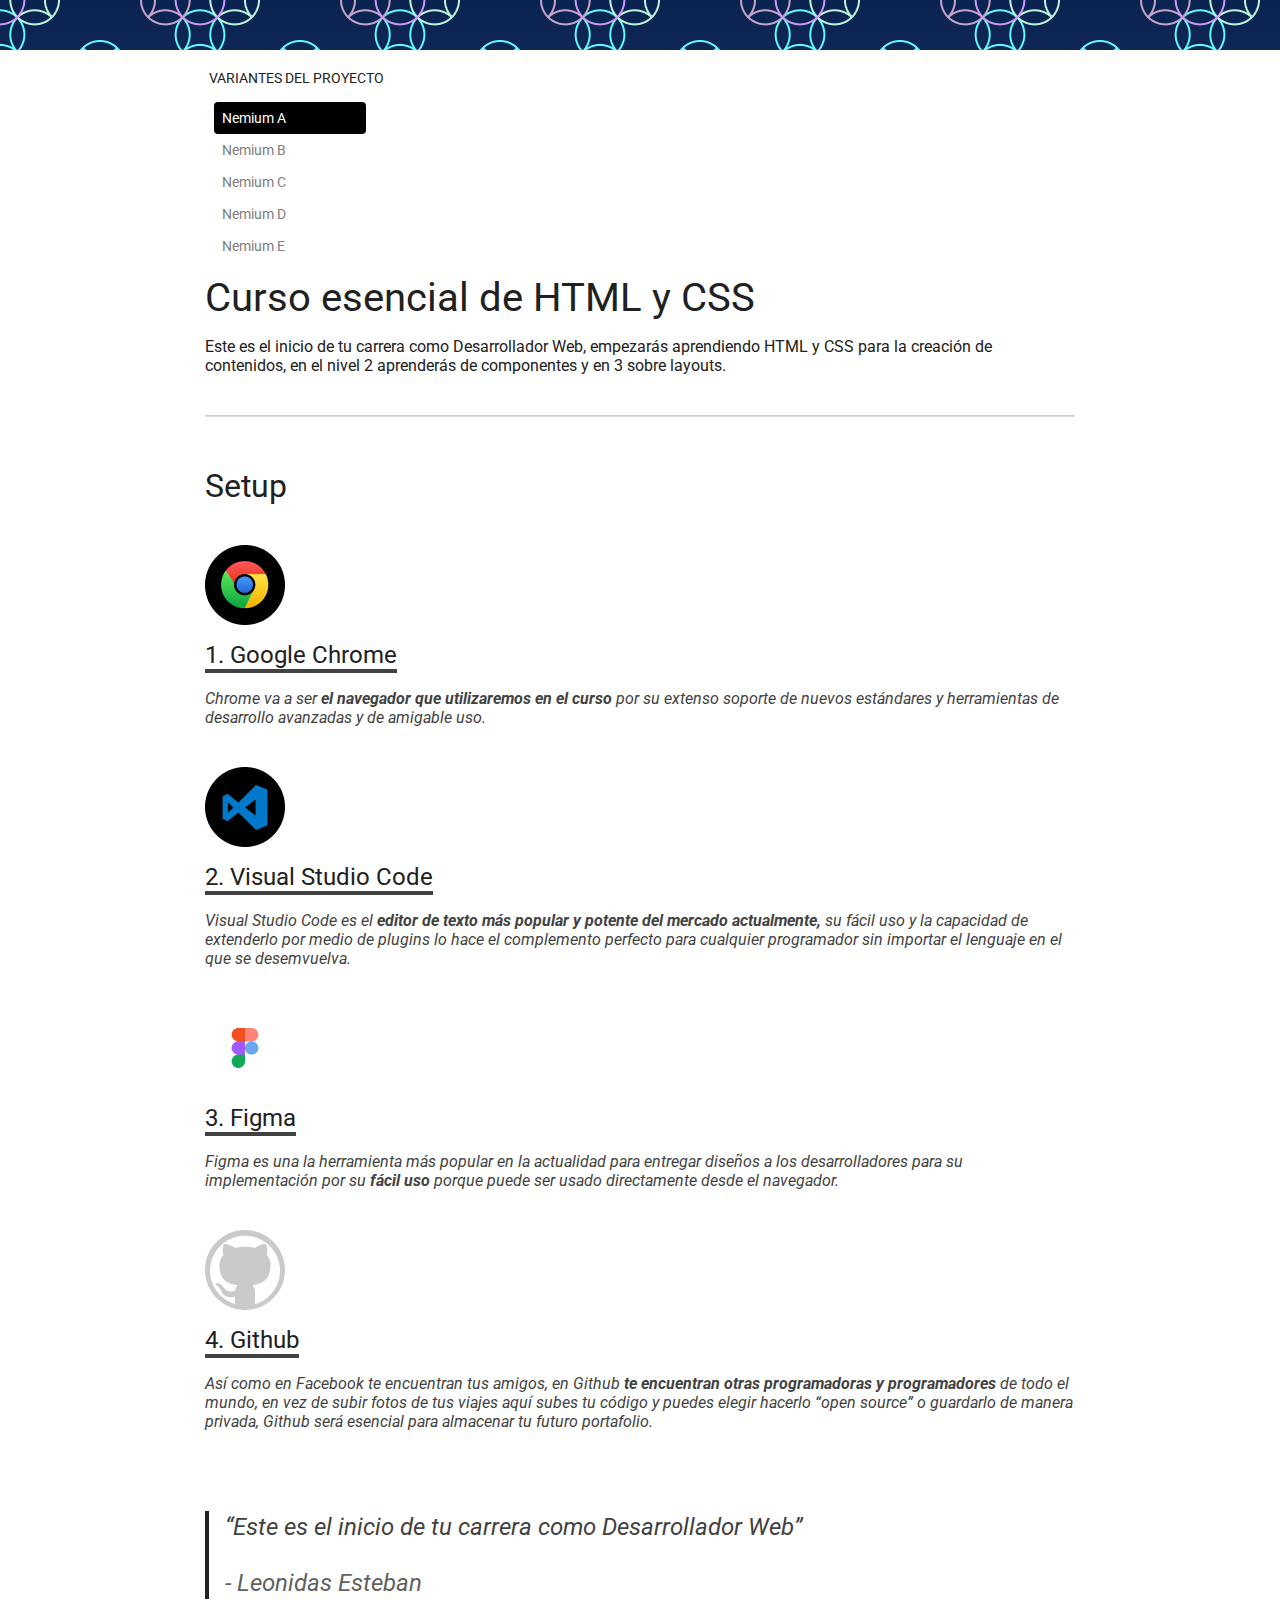
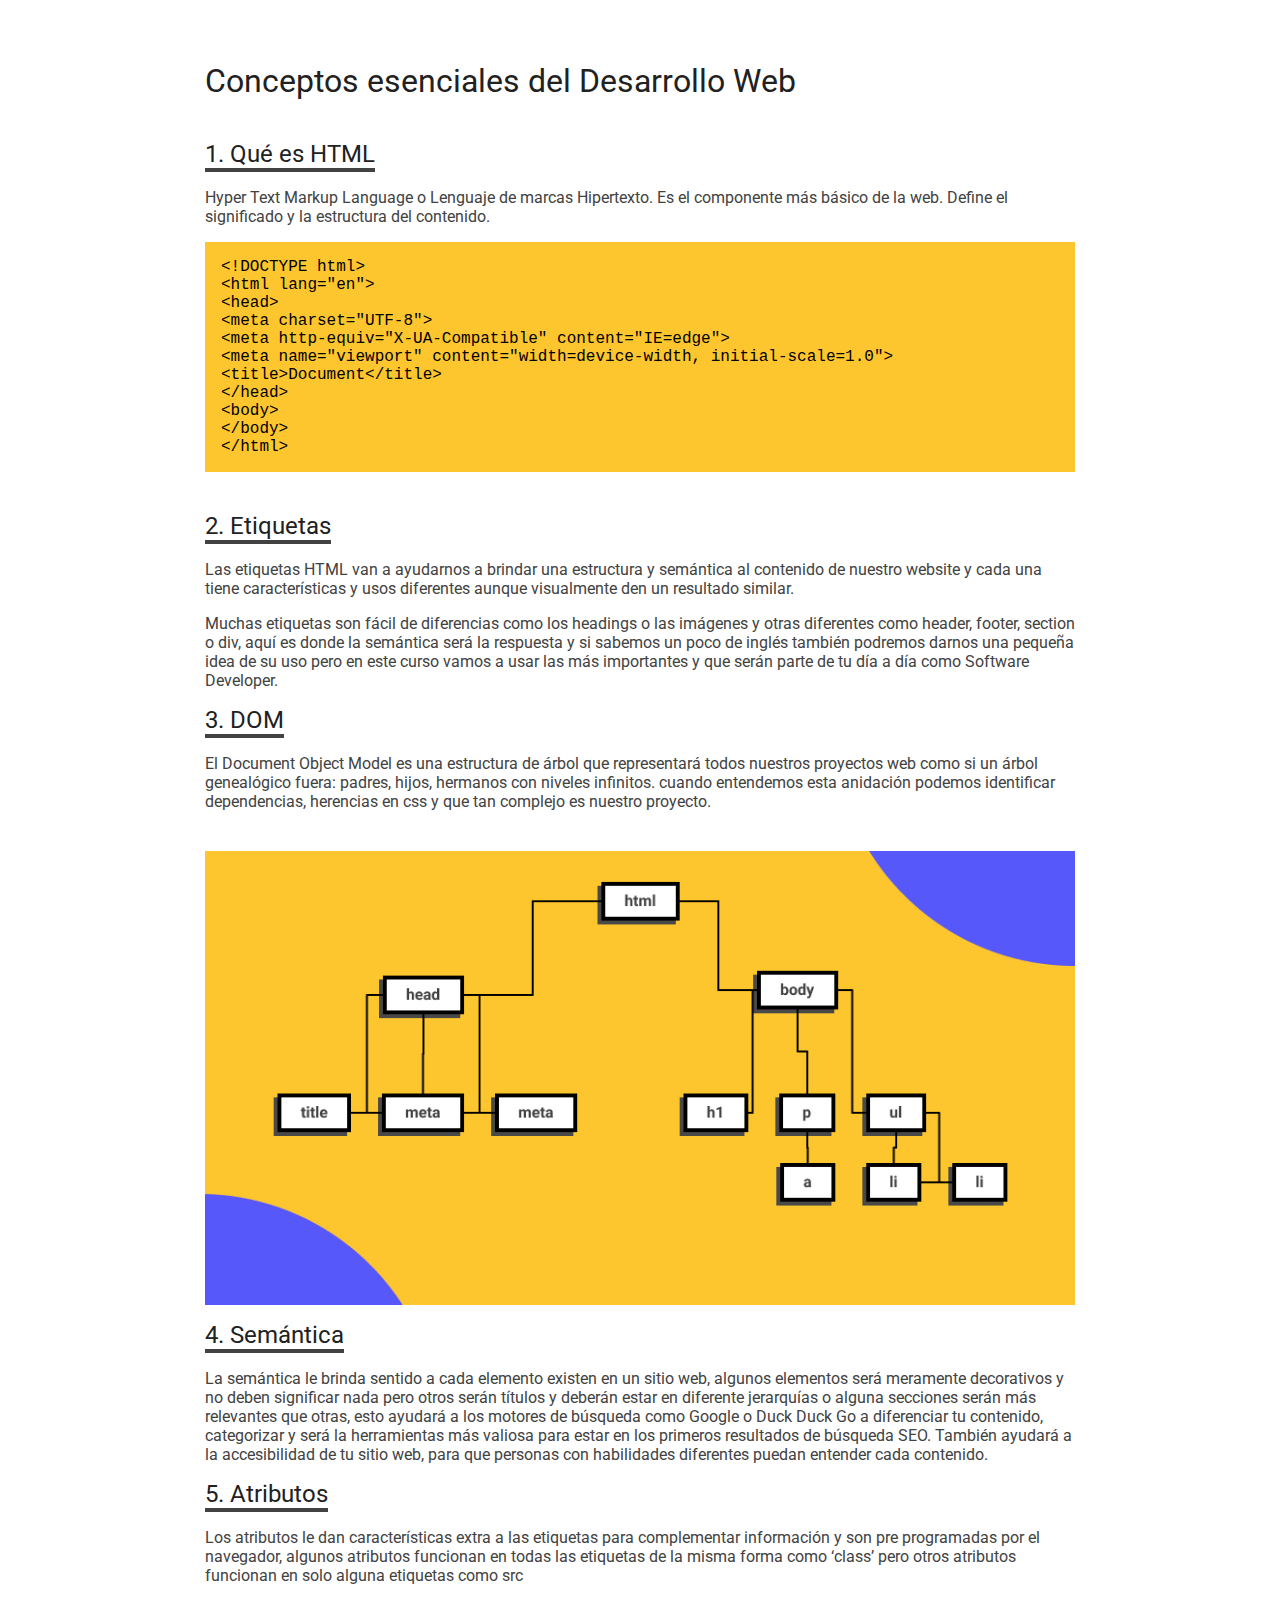
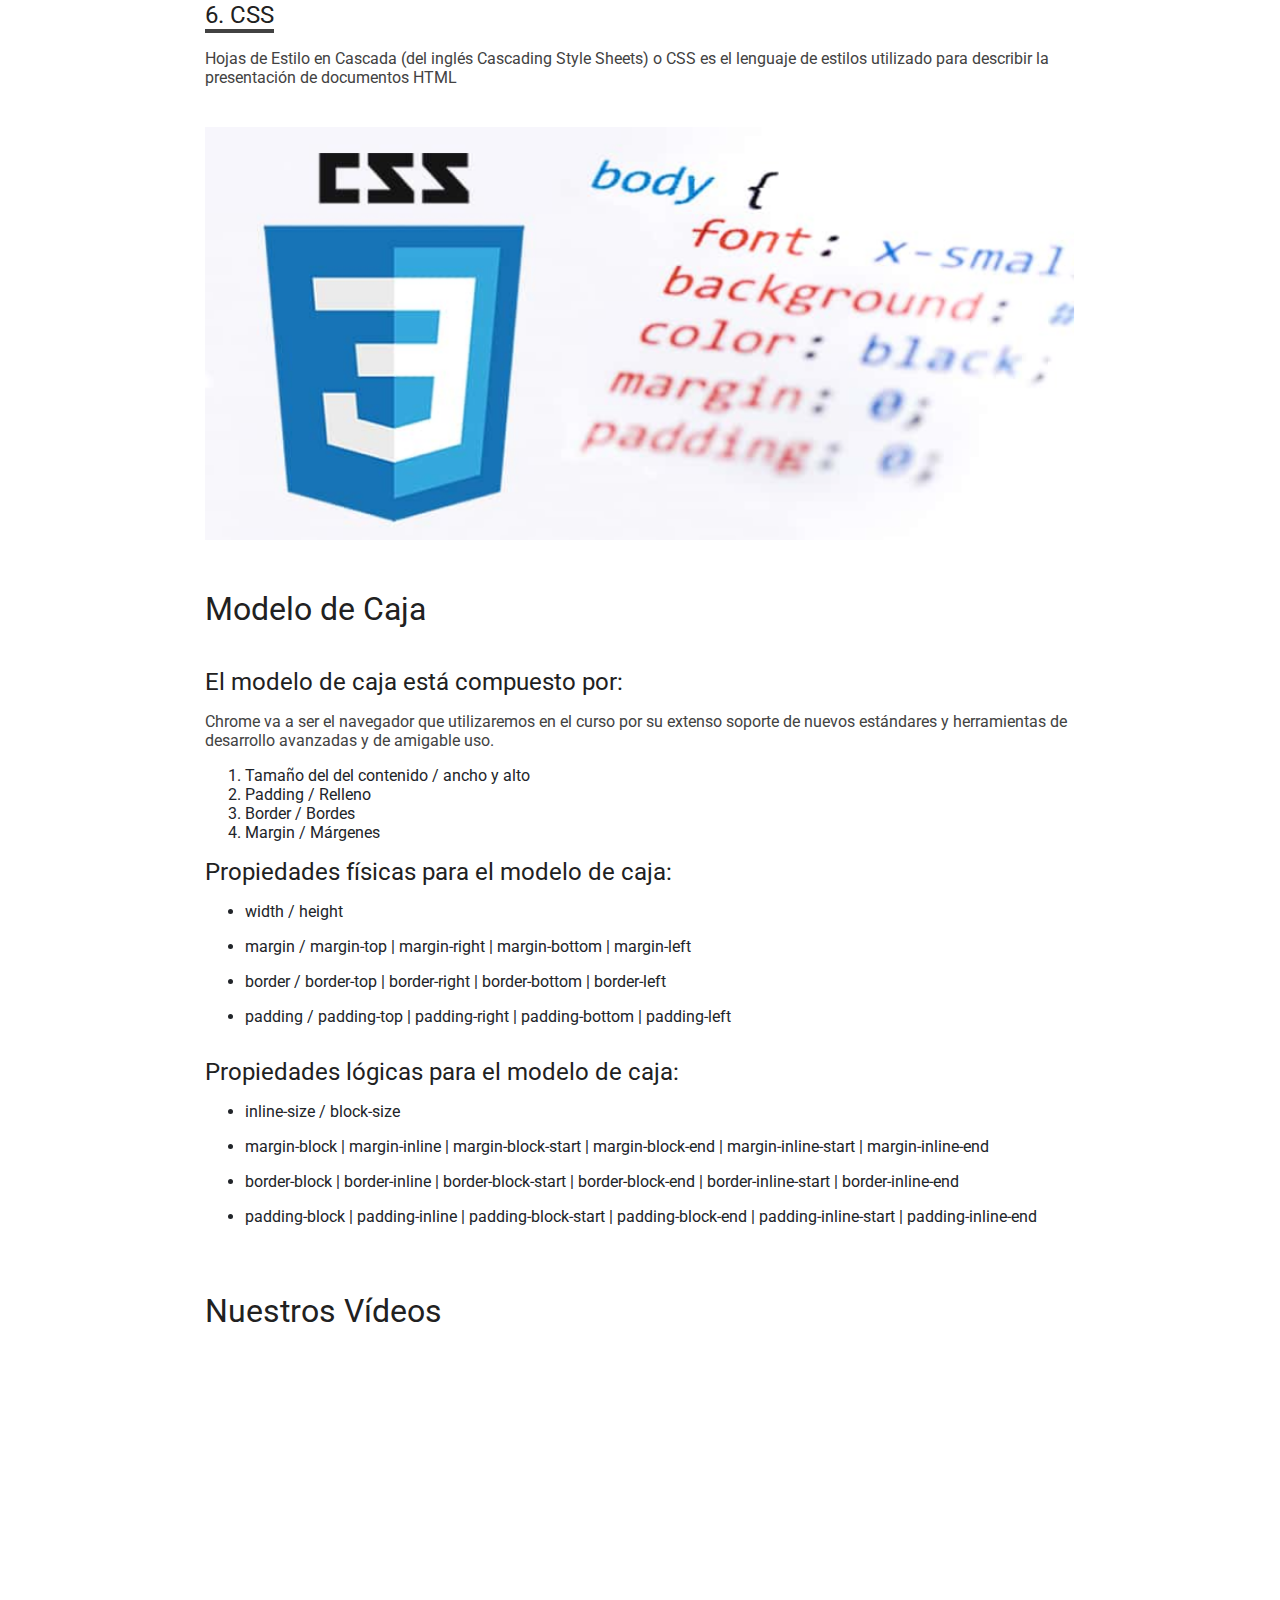
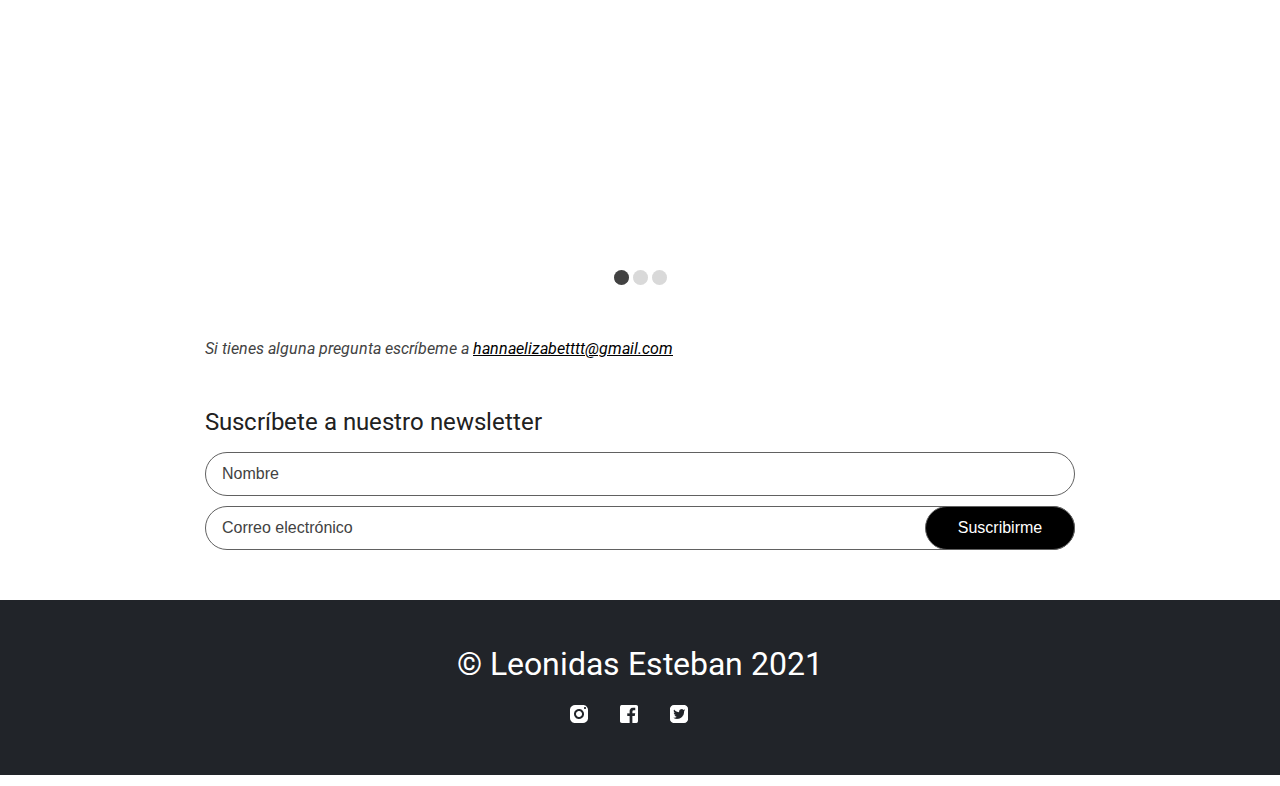
<file: index.html>
<!DOCTYPE html>
<html lang="es" class="nemium-a">

<head>
  <meta charset="UTF-8">
  <meta http-equiv="X-UA-Compatible" content="IE=edge">
  <meta name="viewport" content="width=device-width, initial-scale=1.0">
  <title>Blog de Hanna</title>
  <meta property="og:title" content="Mi proyecto del curso esencial de HTML Y CSS" />
  <meta property="og:type" content="website" />
  <meta property="og:description" content="Todo lo que necesitas saber en tu día a día como Frontend">
  <link rel="stylesheet" href="./css/nemium-a.css">
  <link rel="stylesheet" href="./css/style-logical.css">
  <link rel="apple-touch-icon" sizes="57x57" href="./favicon/apple-icon-57x57.png">
  <link rel="apple-touch-icon" sizes="60x60" href="./favicon/apple-icon-60x60.png">
  <link rel="apple-touch-icon" sizes="72x72" href="./favicon/apple-icon-72x72.png">
  <link rel="apple-touch-icon" sizes="76x76" href="./favicon/apple-icon-76x76.png">
  <link rel="apple-touch-icon" sizes="114x114" href="./favicon/apple-icon-114x114.png">
  <link rel="apple-touch-icon" sizes="120x120" href="./favicon/apple-icon-120x120.png">
  <link rel="apple-touch-icon" sizes="144x144" href="./favicon/apple-icon-144x144.png">
  <link rel="apple-touch-icon" sizes="152x152" href="./favicon/apple-icon-152x152.png">
  <link rel="apple-touch-icon" sizes="180x180" href="./favicon/apple-icon-180x180.png">
  <link rel="icon" type="image/png" sizes="192x192" href="./favicon/android-icon-192x192.png">
  <link rel="icon" type="image/png" sizes="32x32" href="./favicon/favicon-32x32.png">
  <link rel="icon" type="image/png" sizes="96x96" href="./favicon/favicon-96x96.png">
  <link rel="icon" type="image/png" sizes="16x16" href="./favicon/favicon-16x16.png">
  <link rel="manifest" href="./favicon/manifest.json">
  <meta name="msapplication-TileColor" content="#ffffff">
  <meta name="msapplication-TileImage" content="/ms-icon-144x144.png">
  <meta name="theme-color" content="#ffffff">
  <link rel="preconnect" href="https://fonts.googleapis.com">
  <link rel="preconnect" href="https://fonts.gstatic.com" crossorigin>
  <link href="https://fonts.googleapis.com/css2?family=Roboto:ital,wght@0,400;0,700;1,400;1,700&display=swap"
    rel="stylesheet">
</head>

<body claas="nemium">
  <div class="hero"></div>
  <div class="header">
    <div class="wrapper">
      <div class="header-content">

        <header>
          <nav>
            <p class="title-menu">Variantes del Proyecto</p>
            <ul class="menu-ppal">
              <li id="pagina-actual"><a href="./index.html">Nemium A</a></li>
              <li ><a href="./nemium-b.html">Nemium B</a></li>
              <li><a href="./nemium-c.html">Nemium C</a></li>
              <li><a href="./nemium-d.html">Nemium D</a></li>
              <li><a href="./nemium-e.html">Nemium E</a></li>

            </ul>
            <p class="title-menu">Contenido</p>
            <details open>
              <summary>
                Setup
              </summary>
              <ol>
                <li> <a href="#google-chrome">Google Chrome</a> </li>
                <li> <a href="#vsc">Visual Studio Code</a> </li>
                <li> <a href="#figma">Figma</a> </li>
                <li> <a href="#github">GitHub</a></li>
              </ol>
            </details>

            <details>
              <summary>
                Conceptos esenciales del Desarrollo Web

              </summary>

              <ol>
                <li><a href="#html">Qué es HTML</a> </li>
                <li><a href="#etiquetas">Etiquetas</a> </li>
                <li> <a href="#dom">DOM</a> </li>
                <li><a href="#semantica">Semántica</a> </li>
                <li><a href="#atributos">Atributos</a> </li>
                <li><a href="#css">Qué es CSS</a> </li>
              </ol>
            </details>


          </nav>
        </header>
      </div>
    </div>
  </div>
  <main class="main">
    <div class="wrapper">
      <div class="main-content">

        <h1>Curso esencial de HTML y CSS</h1>
        <p>Este es el inicio de tu carrera como Desarrollador Web, empezarás aprendiendo HTML y CSS para la creación de
          contenidos,
          en el nivel 2 aprenderás de componentes y en 3 sobre layouts.</p>
        <!-- <div class="hero"></div> -->
        <hr>
        <section class="section-content">
          <h2>Setup</h2>
          <img src="./images/google-chrome.png" alt="Logo de Google Chrome" title="Logo de Google Chrome">
          <h3 id="google-chrome">Google Chrome</h3>
          <p>Chrome va a ser <b>el navegador que utilizaremos en el curso</b> por su extenso soporte de nuevos
            estándares y herramientas
            de
            desarrollo avanzadas y de amigable uso.</p>
          <img src="./images/visual-studio-code.png" alt="Logo del edito de codigo visual studio code"
            title="Logo del edito de codigo visual studio code">
          <h3 id="vsc">Visual Studio Code</h3>
          <p>Visual Studio Code es el <b>editor de texto más popular y potente del mercado actualmente,</b> su fácil uso
            y la capacidad
            de
            extenderlo por medio de plugins lo hace el complemento perfecto para cualquier programador sin importar el
            lenguaje en
            el que se desemvuelva.</p>
          <img src="./images/figma.png" alt="Logo de Figma" title="Logo de Figma">
          <h3 id="figma">Figma</h3>
          <p>Figma es una la herramienta más popular en la actualidad para entregar diseños a los desarrolladores para
            su
            implementación por su <b>fácil uso</b> porque puede ser usado directamente desde el navegador.</p>
          <img src="./images/github-white.png" alt="Logo de Github" title="Logo de Github">
          <h3 id="github">Github</h3>
          <p>Así como en Facebook te encuentran tus amigos, en Github <b> te encuentran otras programadoras y
              programadores</b> de todo el
            mundo, en vez de subir fotos de tus viajes aquí subes tu código y puedes elegir hacerlo “open source” o
            guardarlo de
            manera privada, Github será esencial para almacenar tu futuro portafolio.</p>

          <blockquote>
            <p>
              “Este es el inicio de tu carrera como Desarrollador Web”
            </p>
            <p>
              <span>
                Leonidas Esteban
              </span>
            </p>
          </blockquote>

        </section>
        <hr />
        <section class="section-content">

          <h2>Conceptos esenciales del Desarrollo Web</h2>
          <h3 id="html">Qué es HTML</h3>
          <p>Hyper Text Markup Language o Lenguaje de marcas Hipertexto. Es el componente más básico de la web. Define
            el significado
            y la estructura del contenido.</p>
          <pre>
&lt;!DOCTYPE html&gt;
&lt;html lang=&quot;en&quot;&gt;
&lt;head&gt;
&lt;meta charset=&quot;UTF-8&quot;&gt;
&lt;meta http-equiv=&quot;X-UA-Compatible&quot; content=&quot;IE=edge&quot;&gt;
&lt;meta name=&quot;viewport&quot; content=&quot;width=device-width, initial-scale=1.0&quot;&gt;
&lt;title&gt;Document&lt;/title&gt;
&lt;/head&gt;
&lt;body&gt;
&lt;/body&gt;
&lt;/html&gt;</pre>
          <h3 id="etiquetas">Etiquetas</h3>
          <p>Las etiquetas HTML van a ayudarnos a brindar una estructura y semántica al contenido de nuestro website y
            cada una tiene
            características y usos diferentes aunque visualmente den un resultado similar.</p>
          <p>Muchas etiquetas son fácil de diferencias como los headings o las imágenes y otras diferentes como header,
            footer,
            section o div, aquí es donde la semántica será la respuesta y si sabemos un poco de inglés también podremos
            darnos una
            pequeña idea de su uso pero en este curso vamos a usar las más importantes y que serán parte de tu día a día
            como
            Software Developer.</p>
          <h3 id="dom">DOM</h3>
          <P>El Document Object Model es una estructura de árbol que representará todos nuestros proyectos web como si
            un árbol
            genealógico fuera: padres, hijos, hermanos con niveles infinitos. cuando entendemos esta anidación podemos
            identificar
            dependencias, herencias en css y que tan complejo es nuestro proyecto.</P>
          <img src="./images/dom.jpg" alt="Estructura del arbol que representa al Document Object Model">
          <h3 id="semantica">Semántica</h3>
          <p>La semántica le brinda sentido a cada elemento existen en un sitio web, algunos elementos será meramente
            decorativos y
            no deben significar nada pero otros serán títulos y deberán estar en diferente jerarquías o alguna secciones
            serán más
            relevantes que otras, esto ayudará a los motores de búsqueda como Google o Duck Duck Go a diferenciar tu
            contenido,
            categorizar y será la herramientas más valiosa para estar en los primeros resultados de búsqueda SEO.
            También ayudará a
            la accesibilidad de tu sitio web, para que personas con habilidades diferentes puedan entender cada
            contenido.</p>
          <h3 id="atributos">Atributos</h3>
          <p>Los atributos le dan características extra a las etiquetas para complementar información y son pre
            programadas por el
            navegador, algunos atributos funcionan en todas las etiquetas de la misma forma como ‘class’ pero otros
            atributos
            funcionan en solo alguna etiquetas como src</p>
          <h3 id="css">CSS</h3>
          <p>Hojas de Estilo en Cascada (del inglés Cascading Style Sheets) o CSS es el lenguaje de estilos utilizado
            para describir
            la presentación de documentos HTML</p>
          <img src="./images/css.png" alt="Estructura de hoja de estilos en cascada" />
        </section>
        <hr />
        <section class="section-content hidden-number">

          <h2>Modelo de Caja</h2>
          <h3>El modelo de caja está compuesto por:</h3>
          <p>Chrome va a ser el navegador que utilizaremos en el curso por su extenso soporte de nuevos estándares y
            herramientas de
            desarrollo avanzadas y de amigable uso.</p>
          <ol>
            <li>Tamaño del del contenido / ancho y alto</li>
            <li>Padding / Relleno</li>
            <li>Border / Bordes</li>
            <li>Margin / Márgenes</li>
          </ol>
          <h3>Propiedades físicas para el modelo de caja:</h3>
          <ul>
            <li>width / height</li>
            <li>margin / margin-top | margin-right | margin-bottom | margin-left</li>
            <li>border / border-top | border-right | border-bottom | border-left</li>
            <li>padding / padding-top | padding-right | padding-bottom | padding-left</li>
          </ul>
          <h3>Propiedades lógicas para el modelo de caja:</h3>
          <ul>
            <li>inline-size / block-size</li>
            <li>margin-block | margin-inline | margin-block-start | margin-block-end | margin-inline-start |
              margin-inline-end</li>
            <li>border-block | border-inline | border-block-start | border-block-end | border-inline-start |
              border-inline-end</li>
            <li>padding-block | padding-inline | padding-block-start | padding-block-end | padding-inline-start |
              padding-inline-end</li>
          </ul>
        </section>
        <section class="section-content">
          <h2>Nuestros Vídeos</h2>
          <div class="slider">
            <scroll-container class="slider-container">
              <scroll-page class="slider-slide" id="video">
                <iframe class="video" width="560" height="315" src="https://www.youtube.com/embed/5f5Ig_U2Bpk"
                  title="YouTube video player" frameborder="0"
                  allow="accelerometer; autoplay; clipboard-write; encrypted-media; gyroscope; picture-in-picture"
                  allowfullscreen></iframe>
              </scroll-page>
              <scroll-page class="slider-slide" id="video2">
                <iframe class="video" width="560" height="315" src="https://www.youtube.com/embed/5f5Ig_U2Bpk"
                  title="YouTube video player" frameborder="0"
                  allow="accelerometer; autoplay; clipboard-write; encrypted-media; gyroscope; picture-in-picture"
                  allowfullscreen></iframe>
              </scroll-page>
              <scroll-page class="slider-slide" id="video3">
                <iframe class="video" width="560" height="315" src="https://www.youtube.com/embed/5f5Ig_U2Bpk"
                  title="YouTube video player" frameborder="0"
                  allow="accelerometer; autoplay; clipboard-write; encrypted-media; gyroscope; picture-in-picture"
                  allowfullscreen></iframe>
              </scroll-page>
            </scroll-container>
            <div class="slider-bullet-list">
              <a href="#video" class="slider-bullet"></a>
              <a href="#video2" class="slider-bullet"></a>
              <a href="#video3" class="slider-bullet"></a>
            </div>
          </div>
        </section>
        <div class="section-content">
          <p class="txt-suscribete">
            Si tienes alguna pregunta escríbeme a <a href="mailto:hannaelizabetttt@gmail.com">hannaelizabetttt@gmail.com</a>
          </p>
        </div>

        <div class="section-content hidden-number">
          <h3>Suscríbete a nuestro newsletter</h3>
          <form action="#" class="form">
            <input type="text" placeholder="Nombre" required>
            <input type="email" placeholder="Correo electrónico" required>
            <input type="submit" value="Suscribirme">
          </form>
        </div>
      </div>
    </div>
  </main>
</body>
<footer>
  <div class="wrapper">
    <div class="footer-content">
      <p>© Leonidas Esteban 2021</p>
    </div>
    <div class="footer-content">
      <a href="#"><img src="./images/instagram-white.png"></a>
      <a href="#"><img src="./images/facebook-white.png"></a>
      <a href="#"><img src="./images/twitter-white.png"></a>
    </div>
  </div>
</footer>
  <script>
    const $detailsList = document.querySelectorAll("details");
    $detailsList.forEach(($details) => {
      $details.querySelector("summary").addEventListener("click", expand);
    });
    function expand() {
      $detailsList.forEach(($details) => {
        $details.removeAttribute("open");
      });
    }
  </script>
</html>
</file>
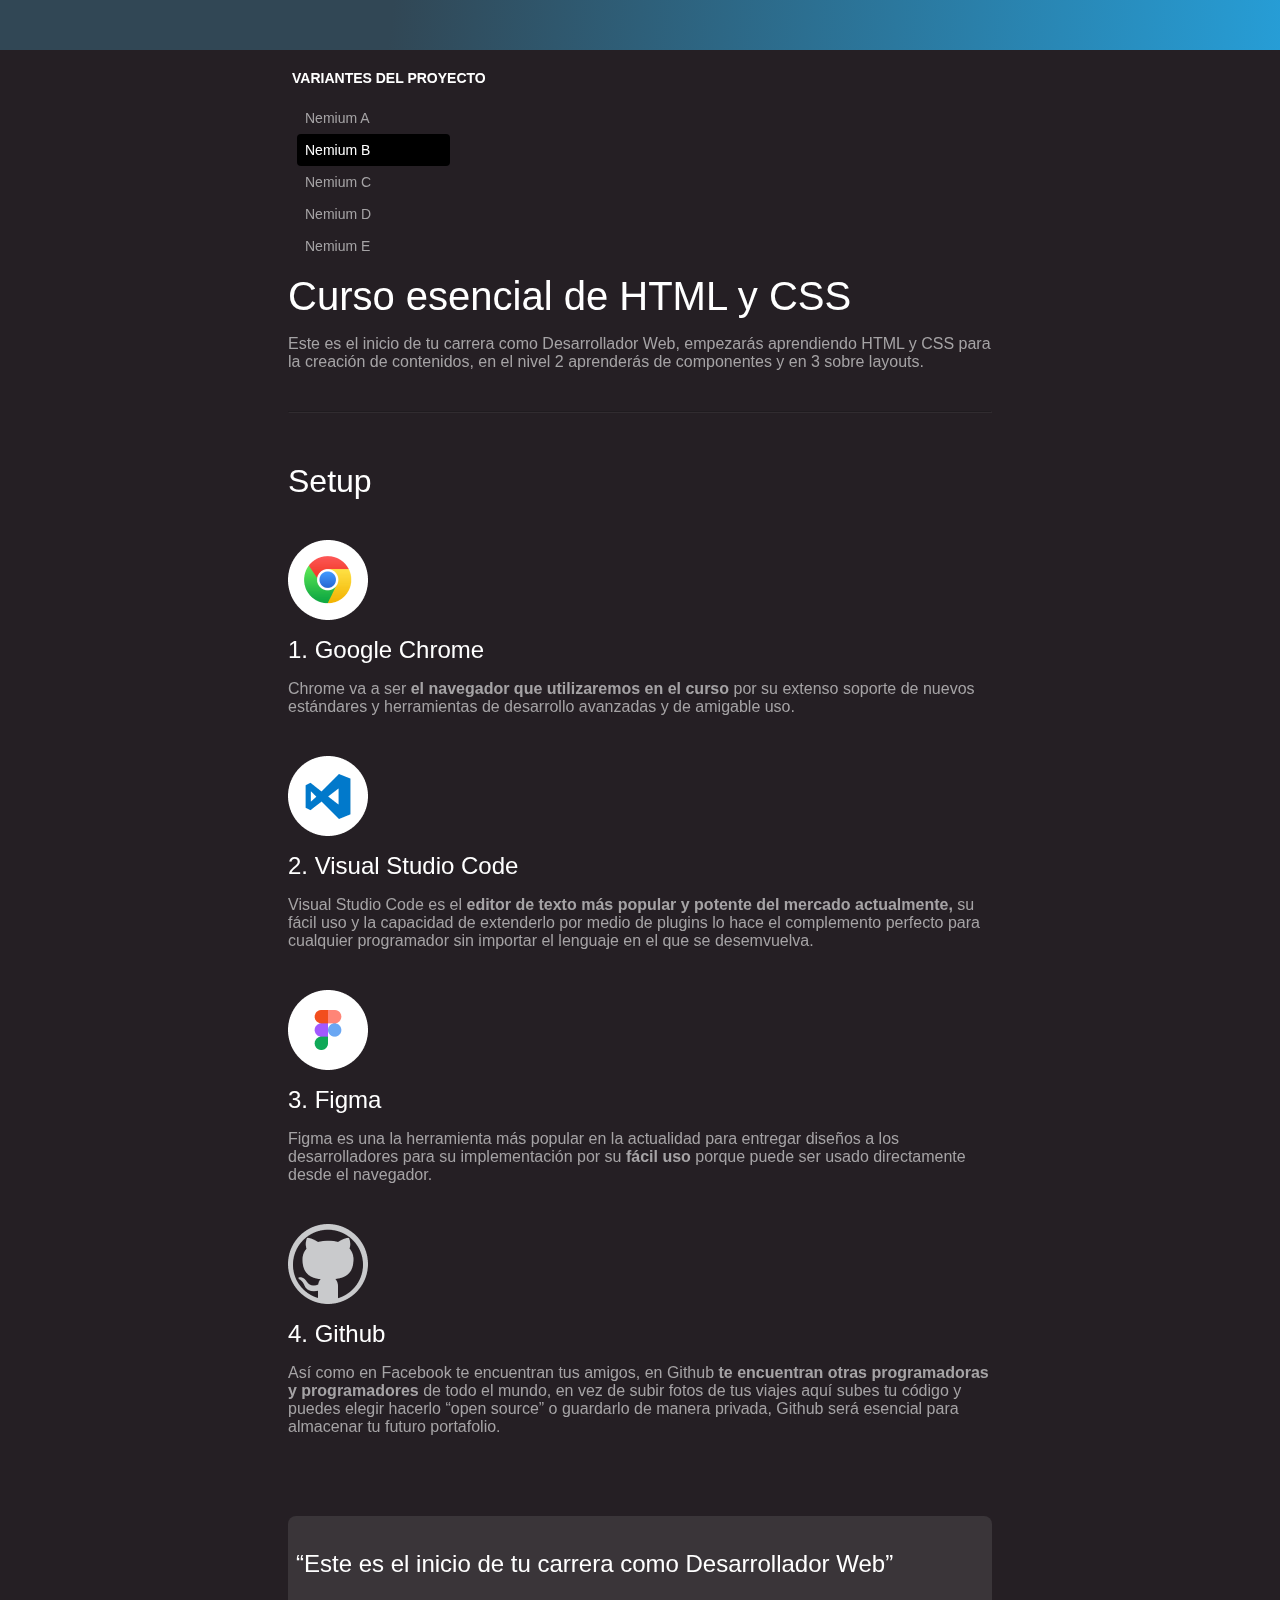
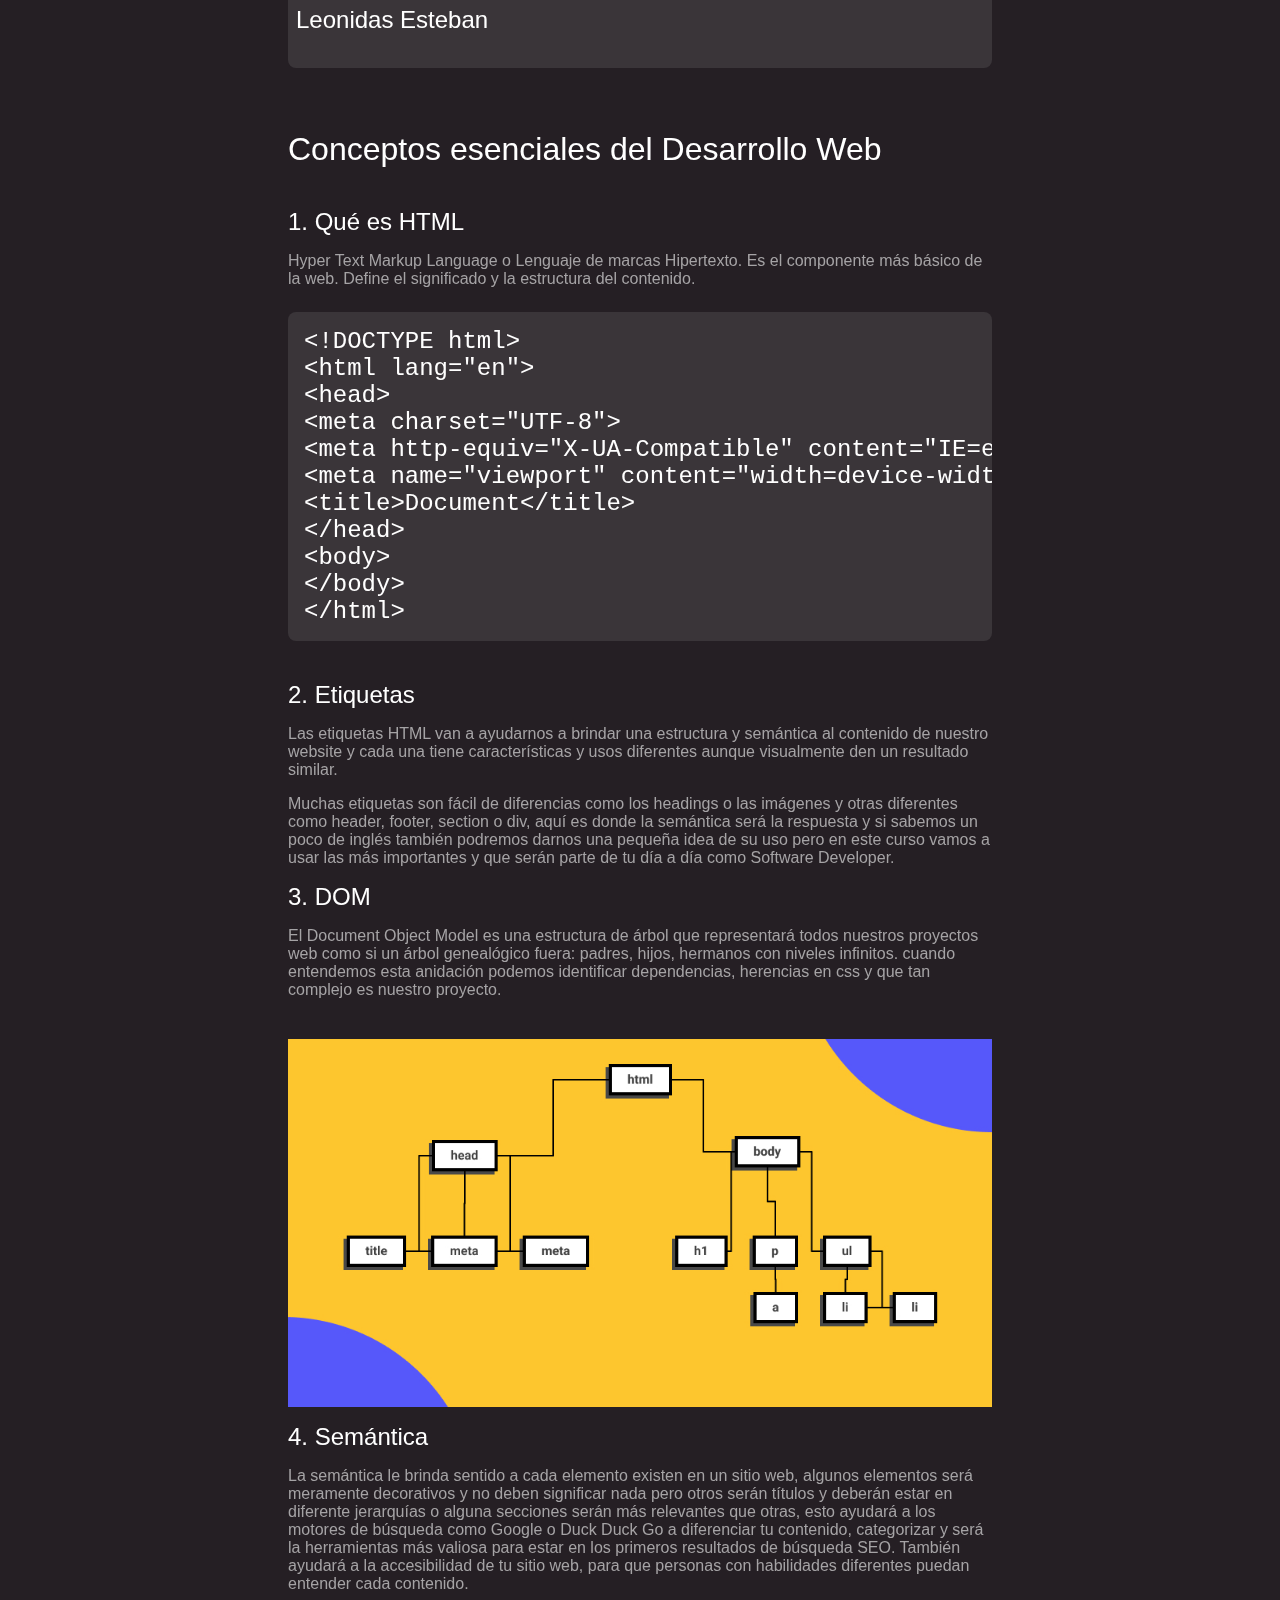
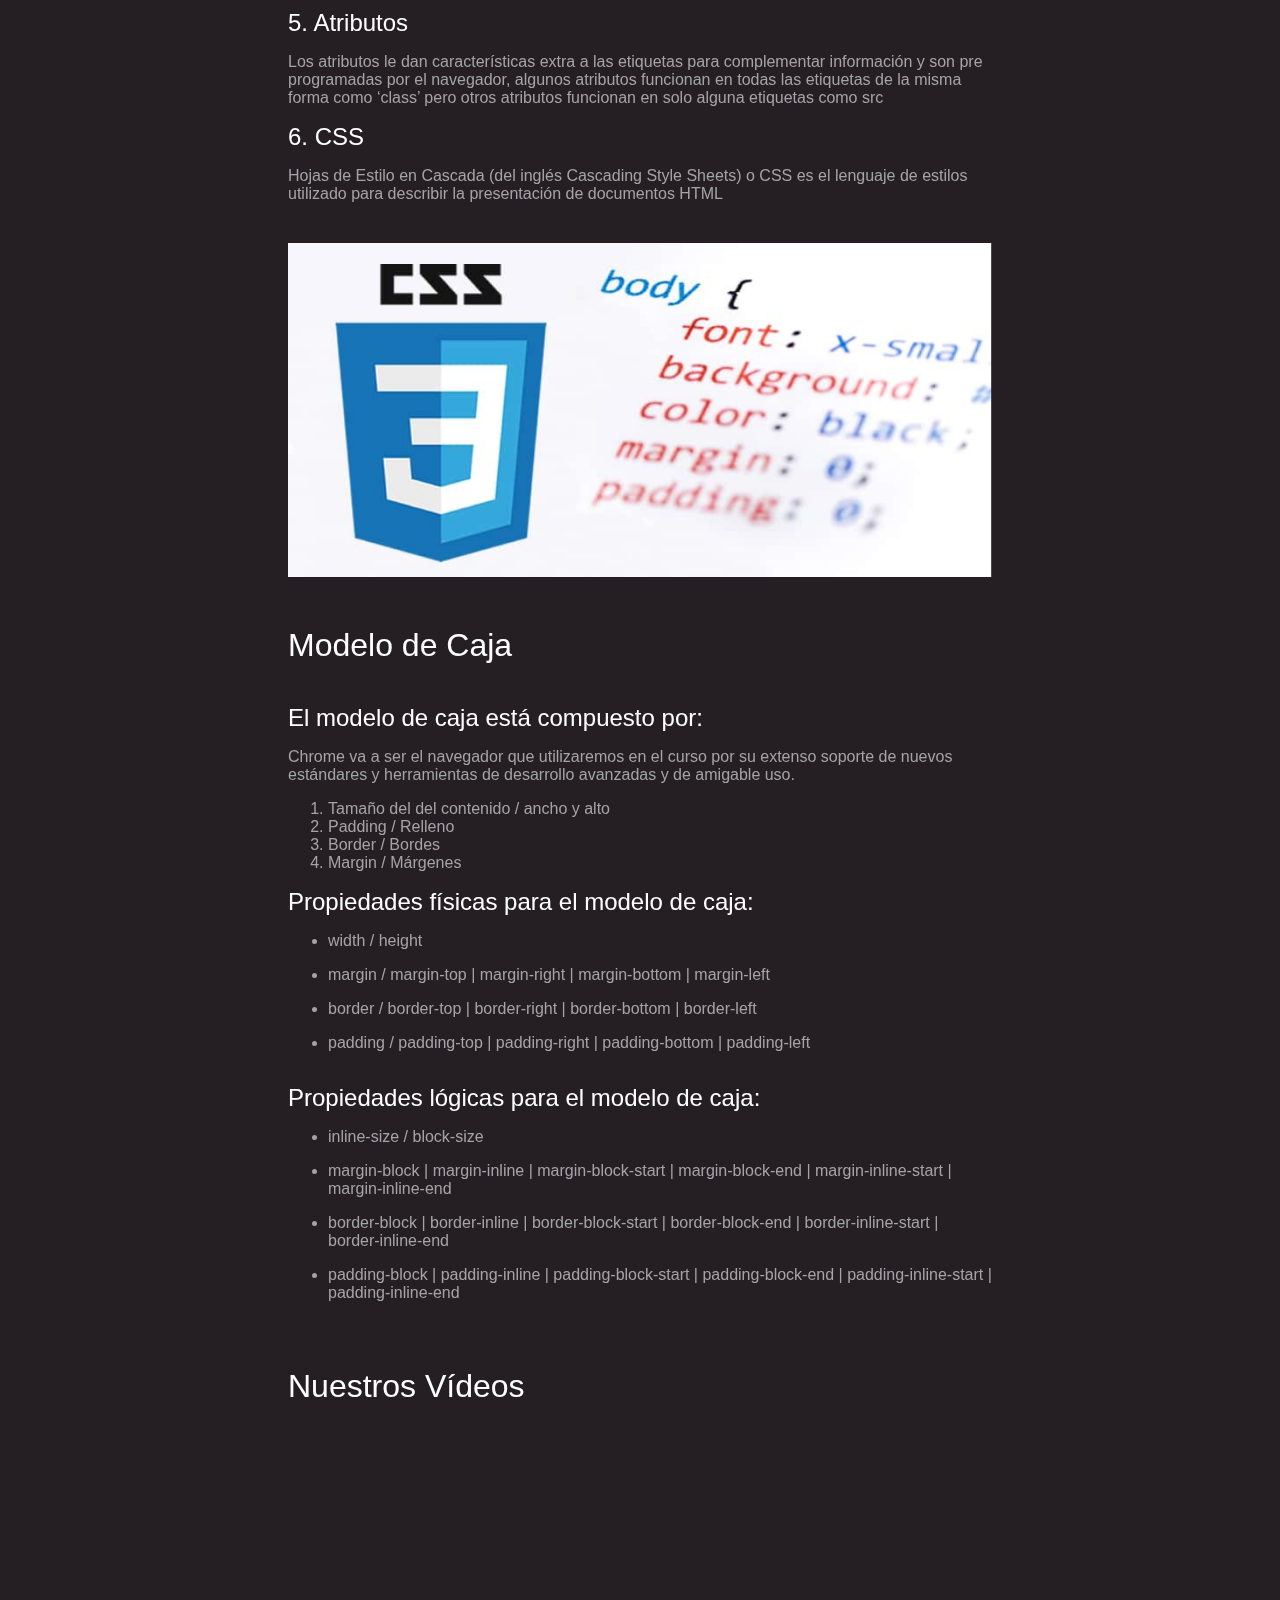
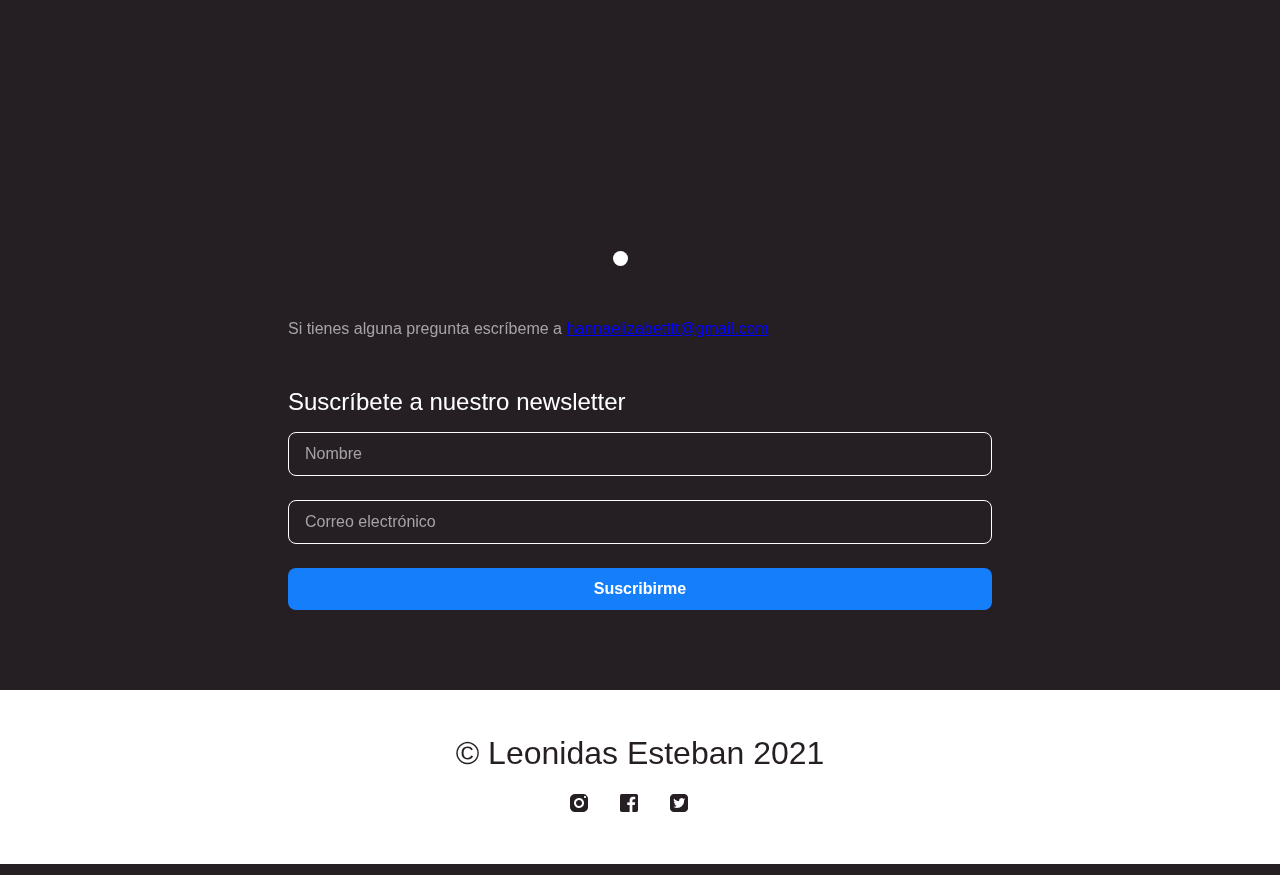
<file: nemium-b.html>
<!DOCTYPE html>
<html lang="es" class="nemium-b">

<head>
  <meta charset="UTF-8">
  <meta http-equiv="X-UA-Compatible" content="IE=edge">
  <meta name="viewport" content="width=device-width, initial-scale=1.0">
  <title>Blog de Hanna</title>
  <meta property="og:title" content="Mi proyecto del curso esencial de HTML Y CSS" />
  <meta property="og:type" content="website" />
  <meta property="og:description" content="Todo lo que necesitas saber en tu día a día como Frontend">
  <link rel="stylesheet" href="./css/style-logical.css">
  <link rel="apple-touch-icon" sizes="57x57" href="./favicon/apple-icon-57x57.png">
  <link rel="apple-touch-icon" sizes="60x60" href="./favicon/apple-icon-60x60.png">
  <link rel="apple-touch-icon" sizes="72x72" href="./favicon/apple-icon-72x72.png">
  <link rel="apple-touch-icon" sizes="76x76" href="./favicon/apple-icon-76x76.png">
  <link rel="apple-touch-icon" sizes="114x114" href="./favicon/apple-icon-114x114.png">
  <link rel="apple-touch-icon" sizes="120x120" href="./favicon/apple-icon-120x120.png">
  <link rel="apple-touch-icon" sizes="144x144" href="./favicon/apple-icon-144x144.png">
  <link rel="apple-touch-icon" sizes="152x152" href="./favicon/apple-icon-152x152.png">
  <link rel="apple-touch-icon" sizes="180x180" href="./favicon/apple-icon-180x180.png">
  <link rel="icon" type="image/png" sizes="192x192" href="./favicon/android-icon-192x192.png">
  <link rel="icon" type="image/png" sizes="32x32" href="./favicon/favicon-32x32.png">
  <link rel="icon" type="image/png" sizes="96x96" href="./favicon/favicon-96x96.png">
  <link rel="icon" type="image/png" sizes="16x16" href="./favicon/favicon-16x16.png">
  <link rel="manifest" href="./favicon/manifest.json">
  <meta name="msapplication-TileColor" content="#ffffff">
  <meta name="msapplication-TileImage" content="/ms-icon-144x144.png">
  <meta name="theme-color" content="#ffffff">
  <link rel="preconnect" href="https://fonts.googleapis.com">
  <link rel="preconnect" href="https://fonts.gstatic.com" crossorigin>
  <link href="https://fonts.googleapis.com/css2?family=Nunito+Sans:ital,wght@0,400;0,600;0,700;1,400;1,700&display=swap"
    rel="stylesheet">
</head>

<body claas="nemium">
  <div class="hero"></div>
  <div class="header">
    <div class="wrapper">
      <div class="header-content">

        <header>
          <nav>
            <p class="title-menu">Variantes del Proyecto</p>
            <ul class="menu-ppal">
              <li ><a href="./index.html" >Nemium A</a></li>
              <li id="pagina-actual"><a href="./nemium-b.html">Nemium B</a></li>
              <li><a href="./nemium-c.html">Nemium C</a></li>
              <li><a href="./nemium-d.html">Nemium D</a></li>
              <li><a href="./nemium-e.html">Nemium E</a></li>

            </ul>
            <p class="title-menu">Contenido</p>
            <details open>
              <summary>
                Setup
              </summary>
              <ol>
                <li> <a href="#google-chrome">Google Chrome</a> </li>
                <li> <a href="#vsc">Visual Studio Code</a> </li>
                <li> <a href="#figma">Figma</a> </li>
                <li> <a href="#github">GitHub</a></li>
              </ol>
            </details>

            <details>
              <summary>
                Conceptos esenciales del Desarrollo Web

              </summary>

              <ol>
                <li><a href="#html">Qué es HTML</a> </li>
                <li><a href="#etiquetas">Etiquetas</a> </li>
                <li> <a href="#dom">DOM</a> </li>
                <li><a href="#semantica">Semántica</a> </li>
                <li><a href="#atributos">Atributos</a> </li>
                <li><a href="#css">Qué es CSS</a> </li>
              </ol>
            </details>


          </nav>
        </header>
      </div>
    </div>
  </div>
  <main class="main">
    <div class="wrapper">
      <div class="main-content">

        <h1>Curso esencial de HTML y CSS</h1>
        <p>Este es el inicio de tu carrera como Desarrollador Web, empezarás aprendiendo HTML y CSS para la creación de
          contenidos,
          en el nivel 2 aprenderás de componentes y en 3 sobre layouts.</p>
        <!-- <div class="hero"></div> -->
        <hr>
        <section class="section-content">
          <h2>Setup</h2>
          <img src="./images/google-chrome-white.png" alt="Logo de Google Chrome" title="Logo de Google Chrome">
          <h3 id="google-chrome">Google Chrome</h3>
          <p>Chrome va a ser <b>el navegador que utilizaremos en el curso</b> por su extenso soporte de nuevos
            estándares y herramientas
            de
            desarrollo avanzadas y de amigable uso.</p>
          <img src="./images/visual-studio-code-white.png" alt="Logo del edito de codigo visual studio code"
            title="Logo del edito de codigo visual studio code">
          <h3 id="vsc">Visual Studio Code</h3>
          <p>Visual Studio Code es el <b>editor de texto más popular y potente del mercado actualmente,</b> su fácil uso
            y la capacidad
            de
            extenderlo por medio de plugins lo hace el complemento perfecto para cualquier programador sin importar el
            lenguaje en
            el que se desemvuelva.</p>
          <img src="./images/figma-white.png" alt="Logo de Figma" title="Logo de Figma">
          <h3 id="figma">Figma</h3>
          <p>Figma es una la herramienta más popular en la actualidad para entregar diseños a los desarrolladores para
            su
            implementación por su <b>fácil uso</b> porque puede ser usado directamente desde el navegador.</p>
          <img src="./images/github-white.png" alt="Logo de Github" title="Logo de Github">
          <h3 id="github">Github</h3>
          <p>Así como en Facebook te encuentran tus amigos, en Github <b> te encuentran otras programadoras y
              programadores</b> de todo el
            mundo, en vez de subir fotos de tus viajes aquí subes tu código y puedes elegir hacerlo “open source” o
            guardarlo de
            manera privada, Github será esencial para almacenar tu futuro portafolio.</p>

          <blockquote>
            <p>
              “Este es el inicio de tu carrera como Desarrollador Web”
            </p>
            <p>
              <span>
                Leonidas Esteban
              </span>
            </p>
          </blockquote>

        </section>
        <hr />
        <section class="section-content">

          <h2>Conceptos esenciales del Desarrollo Web</h2>
          <h3 id="html">Qué es HTML</h3>
          <p>Hyper Text Markup Language o Lenguaje de marcas Hipertexto. Es el componente más básico de la web. Define
            el significado
            y la estructura del contenido.</p>
          <pre>
&lt;!DOCTYPE html&gt;
&lt;html lang=&quot;en&quot;&gt;
&lt;head&gt;
&lt;meta charset=&quot;UTF-8&quot;&gt;
&lt;meta http-equiv=&quot;X-UA-Compatible&quot; content=&quot;IE=edge&quot;&gt;
&lt;meta name=&quot;viewport&quot; content=&quot;width=device-width, initial-scale=1.0&quot;&gt;
&lt;title&gt;Document&lt;/title&gt;
&lt;/head&gt;
&lt;body&gt;
&lt;/body&gt;
&lt;/html&gt;</pre>
          <h3 id="etiquetas">Etiquetas</h3>
          <p>Las etiquetas HTML van a ayudarnos a brindar una estructura y semántica al contenido de nuestro website y
            cada una tiene
            características y usos diferentes aunque visualmente den un resultado similar.</p>
          <p>Muchas etiquetas son fácil de diferencias como los headings o las imágenes y otras diferentes como header,
            footer,
            section o div, aquí es donde la semántica será la respuesta y si sabemos un poco de inglés también podremos
            darnos una
            pequeña idea de su uso pero en este curso vamos a usar las más importantes y que serán parte de tu día a día
            como
            Software Developer.</p>
          <h3 id="dom">DOM</h3>
          <P>El Document Object Model es una estructura de árbol que representará todos nuestros proyectos web como si
            un árbol
            genealógico fuera: padres, hijos, hermanos con niveles infinitos. cuando entendemos esta anidación podemos
            identificar
            dependencias, herencias en css y que tan complejo es nuestro proyecto.</P>
          <img src="./images/dom.jpg" alt="Estructura del arbol que representa al Document Object Model">
          <h3 id="semantica">Semántica</h3>
          <p>La semántica le brinda sentido a cada elemento existen en un sitio web, algunos elementos será meramente
            decorativos y
            no deben significar nada pero otros serán títulos y deberán estar en diferente jerarquías o alguna secciones
            serán más
            relevantes que otras, esto ayudará a los motores de búsqueda como Google o Duck Duck Go a diferenciar tu
            contenido,
            categorizar y será la herramientas más valiosa para estar en los primeros resultados de búsqueda SEO.
            También ayudará a
            la accesibilidad de tu sitio web, para que personas con habilidades diferentes puedan entender cada
            contenido.</p>
          <h3 id="atributos">Atributos</h3>
          <p>Los atributos le dan características extra a las etiquetas para complementar información y son pre
            programadas por el
            navegador, algunos atributos funcionan en todas las etiquetas de la misma forma como ‘class’ pero otros
            atributos
            funcionan en solo alguna etiquetas como src</p>
          <h3 id="css">CSS</h3>
          <p>Hojas de Estilo en Cascada (del inglés Cascading Style Sheets) o CSS es el lenguaje de estilos utilizado
            para describir
            la presentación de documentos HTML</p>
          <img src="./images/css.png" alt="Estructura de hoja de estilos en cascada" />
        </section>
        <hr />
        <section class="section-content hidden-number">

          <h2>Modelo de Caja</h2>
          <h3>El modelo de caja está compuesto por:</h3>
          <p>Chrome va a ser el navegador que utilizaremos en el curso por su extenso soporte de nuevos estándares y
            herramientas de
            desarrollo avanzadas y de amigable uso.</p>
          <ol>
            <li>Tamaño del del contenido / ancho y alto</li>
            <li>Padding / Relleno</li>
            <li>Border / Bordes</li>
            <li>Margin / Márgenes</li>
          </ol>
          <h3>Propiedades físicas para el modelo de caja:</h3>
          <ul>
            <li>width / height</li>
            <li>margin / margin-top | margin-right | margin-bottom | margin-left</li>
            <li>border / border-top | border-right | border-bottom | border-left</li>
            <li>padding / padding-top | padding-right | padding-bottom | padding-left</li>
          </ul>
          <h3>Propiedades lógicas para el modelo de caja:</h3>
          <ul>
            <li>inline-size / block-size</li>
            <li>margin-block | margin-inline | margin-block-start | margin-block-end | margin-inline-start |
              margin-inline-end</li>
            <li>border-block | border-inline | border-block-start | border-block-end | border-inline-start |
              border-inline-end</li>
            <li>padding-block | padding-inline | padding-block-start | padding-block-end | padding-inline-start |
              padding-inline-end</li>
          </ul>
        </section>
        <section class="section-content">
          <h2>Nuestros Vídeos</h2>
          <div class="slider">
            <scroll-container class="slider-container">
              <scroll-page class="slider-slide" id="video">
                <iframe class="video" width="560" height="315" src="https://www.youtube.com/embed/5f5Ig_U2Bpk"
                  title="YouTube video player" frameborder="0"
                  allow="accelerometer; autoplay; clipboard-write; encrypted-media; gyroscope; picture-in-picture"
                  allowfullscreen></iframe>
              </scroll-page>
              <scroll-page class="slider-slide" id="video2">
                <iframe class="video" width="560" height="315" src="https://www.youtube.com/embed/5f5Ig_U2Bpk"
                  title="YouTube video player" frameborder="0"
                  allow="accelerometer; autoplay; clipboard-write; encrypted-media; gyroscope; picture-in-picture"
                  allowfullscreen></iframe>
              </scroll-page>
              <scroll-page class="slider-slide" id="video3">
                <iframe class="video" width="560" height="315" src="https://www.youtube.com/embed/5f5Ig_U2Bpk"
                  title="YouTube video player" frameborder="0"
                  allow="accelerometer; autoplay; clipboard-write; encrypted-media; gyroscope; picture-in-picture"
                  allowfullscreen></iframe>
              </scroll-page>
            </scroll-container>
            <div class="slider-bullet-list">
              <a href="#video" class="slider-bullet"></a>
              <a href="#video2" class="slider-bullet"></a>
              <a href="#video3" class="slider-bullet"></a>
            </div>
          </div>
        </section>
        <div class="section-content">
          <p class="txt-suscribete">
            Si tienes alguna pregunta escríbeme a <a href="mailto:hannaelizabetttt@gmail.com">hannaelizabetttt@gmail.com</a>
          </p>
        </div>

        <div class="section-content hidden-number">
          <h3>Suscríbete a nuestro newsletter</h3>
          <form action="#" class="form">
            <input type="text" placeholder="Nombre" required>
            <input type="email" placeholder="Correo electrónico" required>
            <input type="submit" value="Suscribirme">
          </form>
        </div>
      </div>
    </div>
  </main>
</body>
<footer>
  <div class="wrapper">
    <div class="footer-content">
      <p>© Leonidas Esteban 2021</p>
    </div>
    <div class="footer-content">
      <a  href="#"><img src="./images/instagram.png"></a>
      <a  href="#"><img src="./images/facebook.png"></a>
      <a  href="#"><img src="./images/twitter.png"></a>
    </div>
  </div>
</footer>
  <script>
    const $detailsList = document.querySelectorAll("details");
    $detailsList.forEach(($details) => {
      $details.querySelector("summary").addEventListener("click", expand);
    });
    function expand() {
      $detailsList.forEach(($details) => {
        $details.removeAttribute("open");
      });
    }
  </script>
</html>
</file>
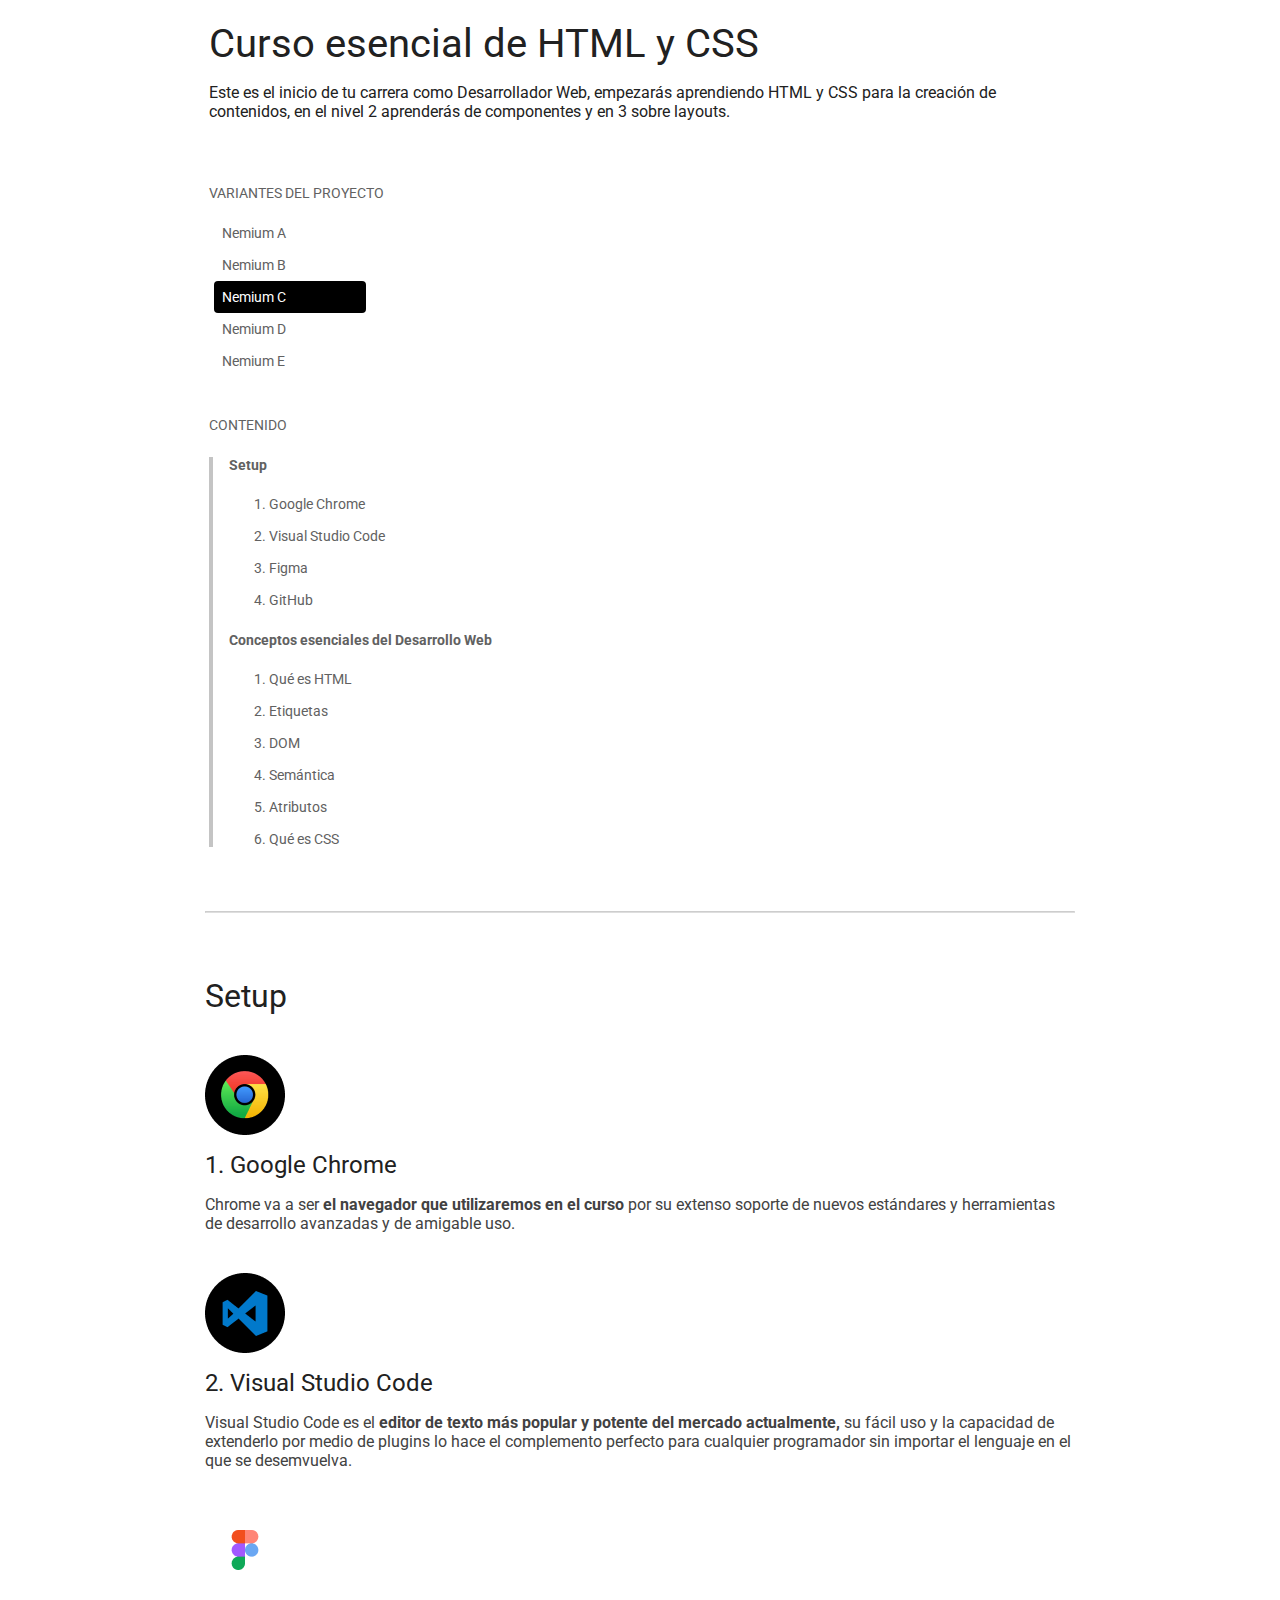
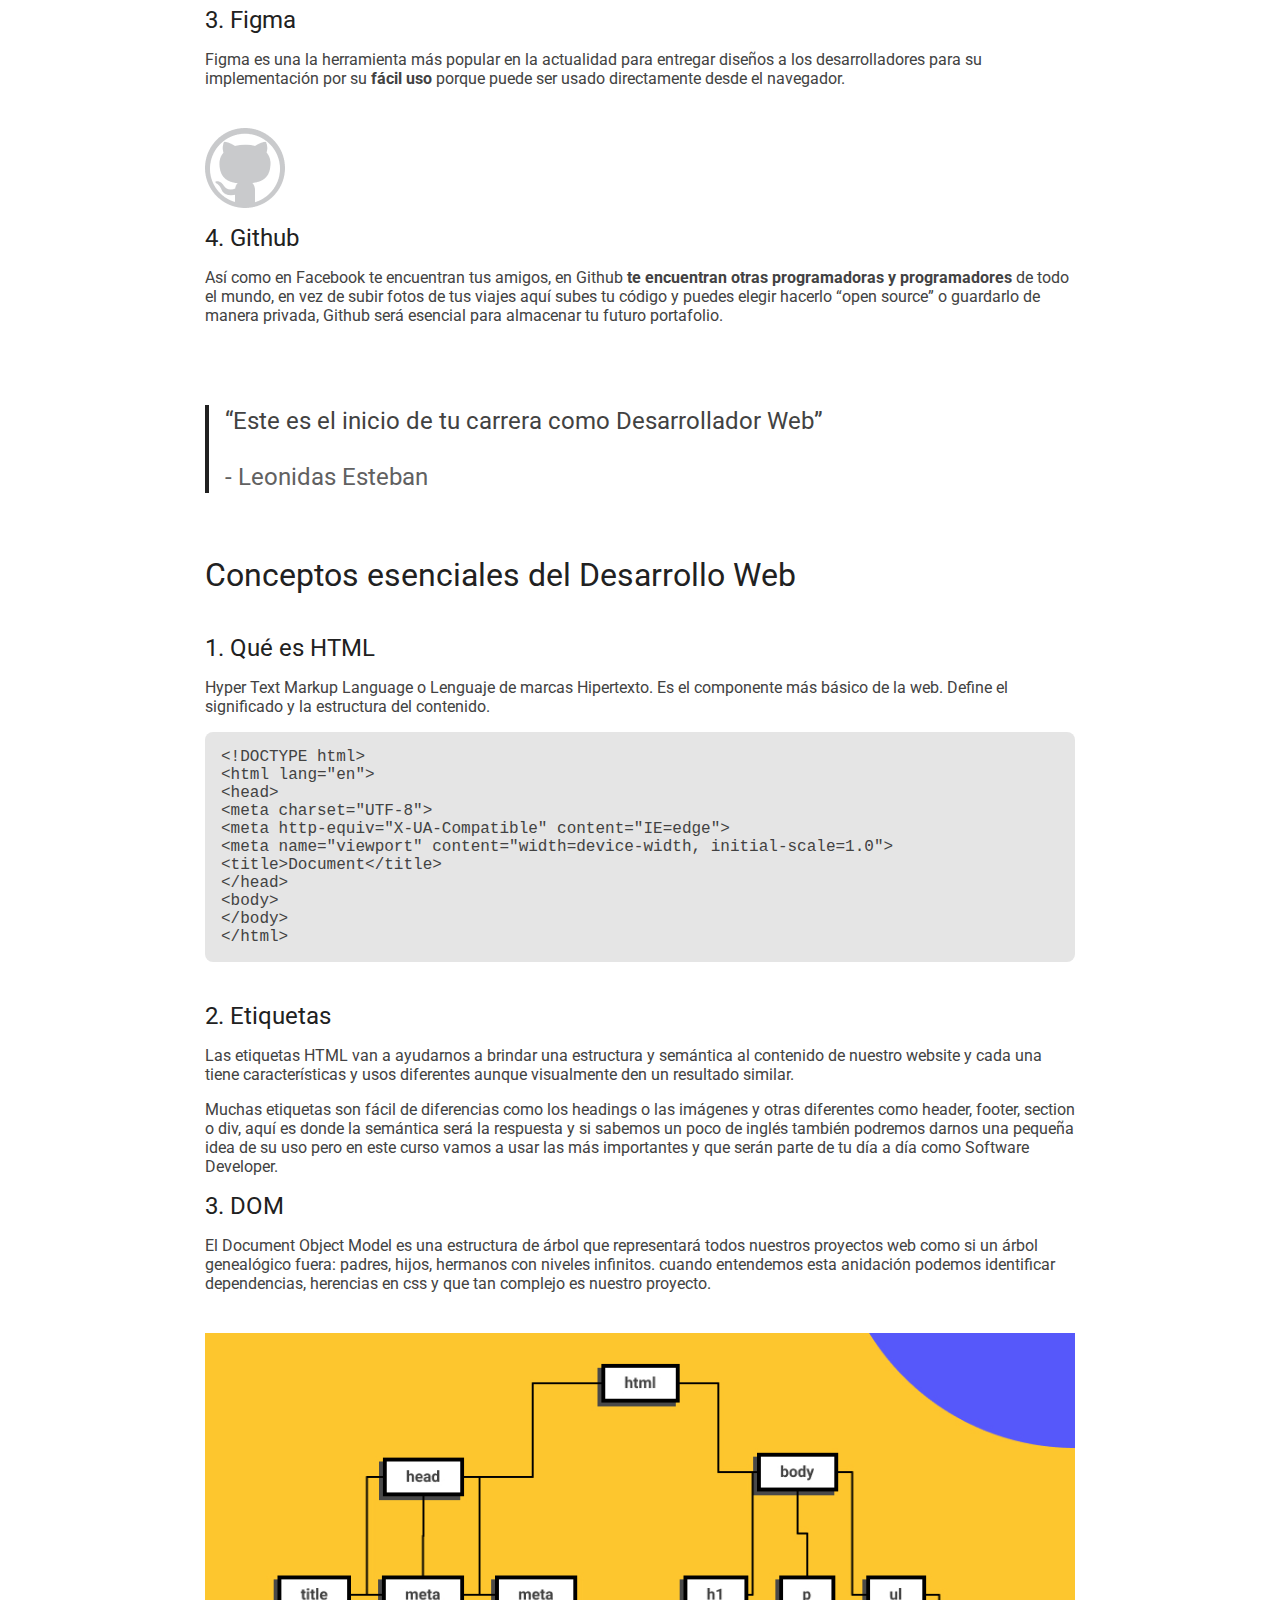
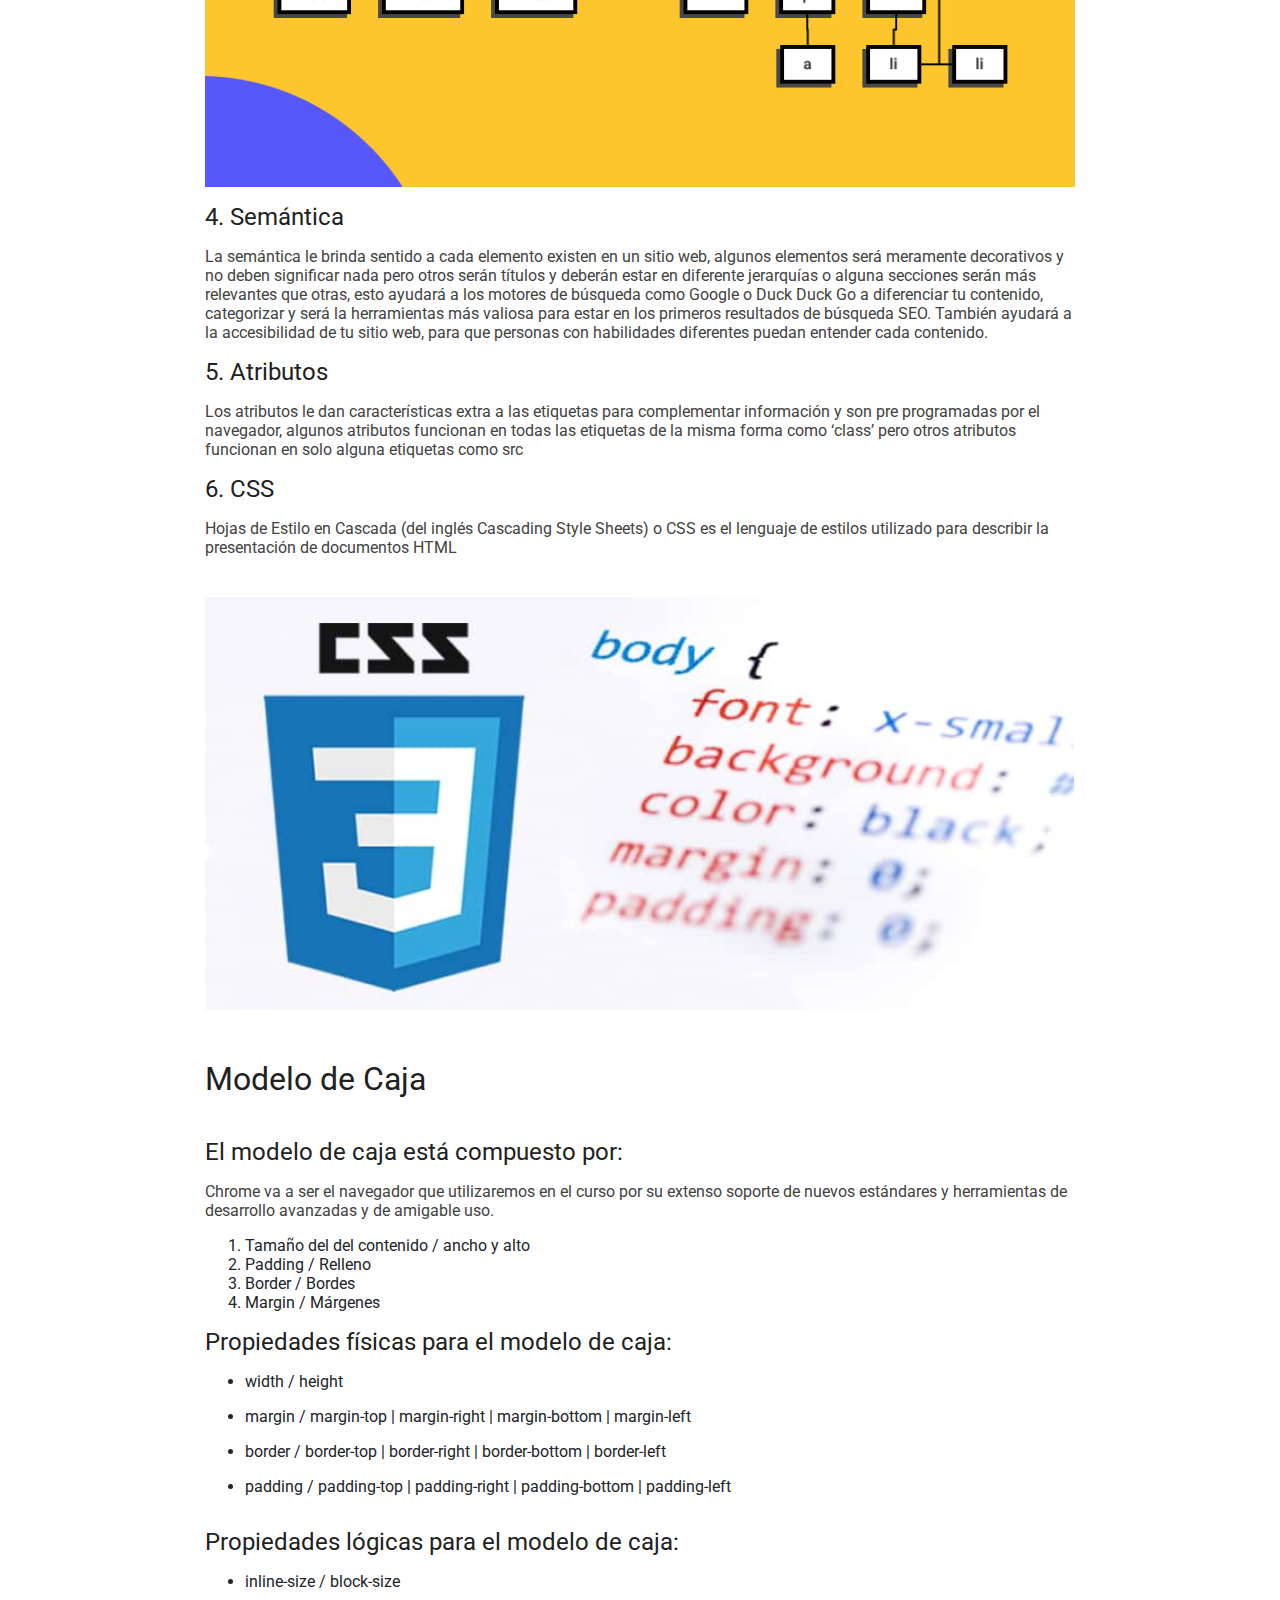
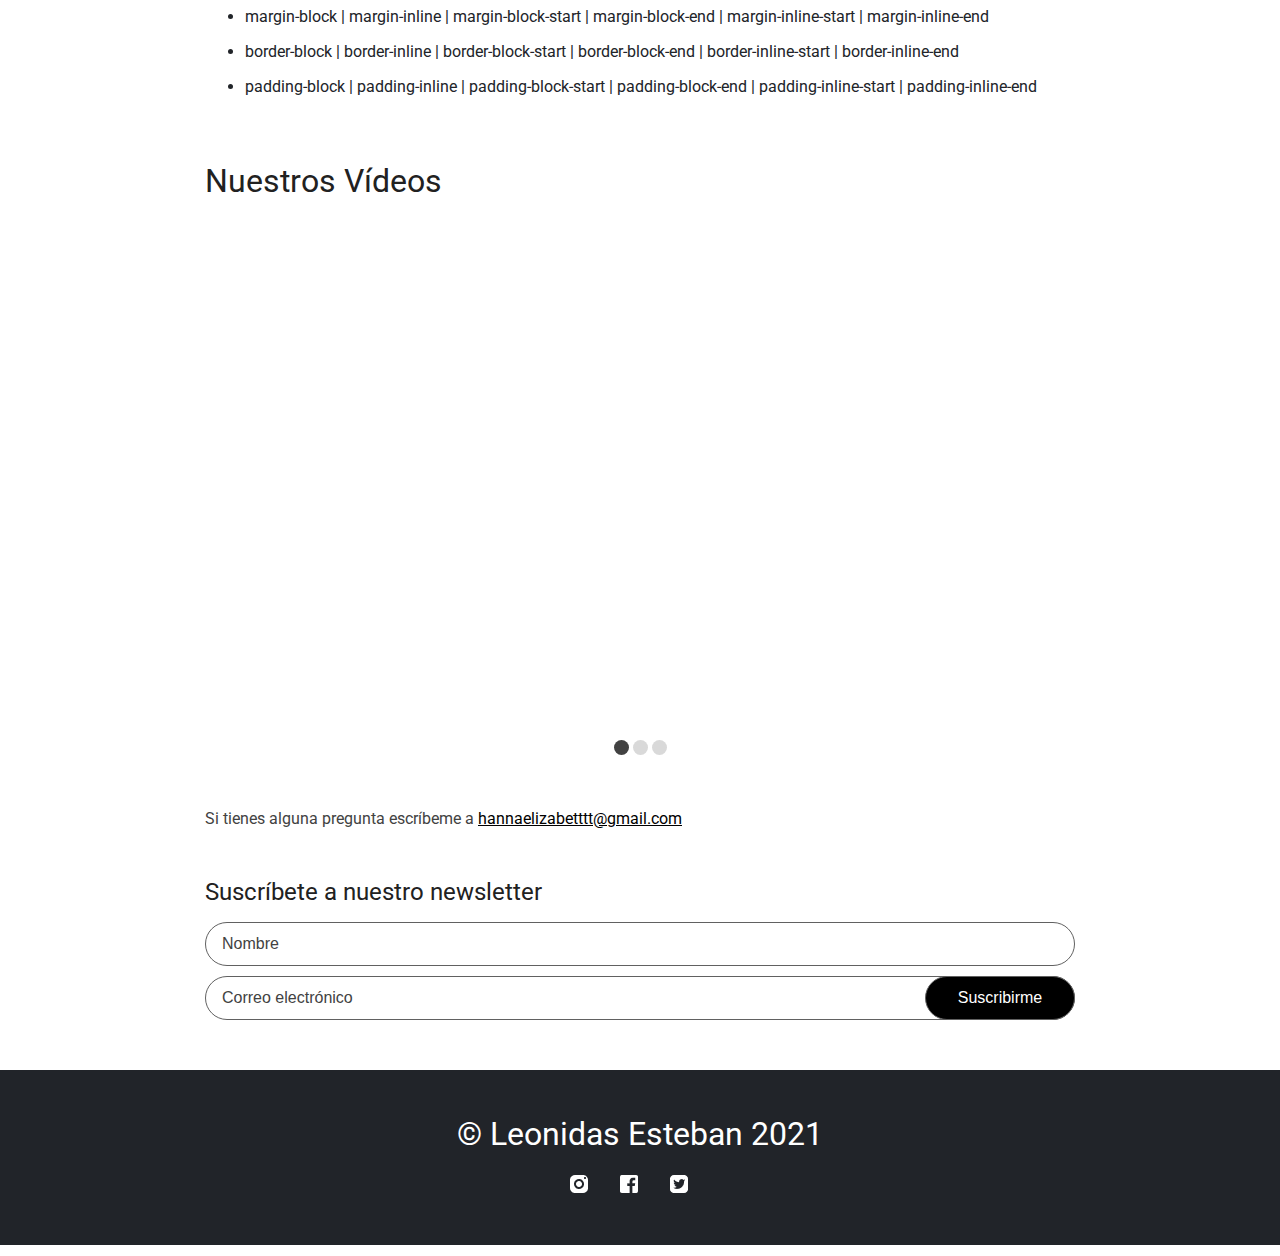
<file: nemium-c.html>
<!DOCTYPE html>
<html lang="es" class="nemium-c">

<head>
  <meta charset="UTF-8">
  <meta http-equiv="X-UA-Compatible" content="IE=edge">
  <meta name="viewport" content="width=device-width, initial-scale=1.0">
  <title>Blog de Hanna</title>
  <meta property="og:title" content="Mi proyecto del curso esencial de HTML Y CSS" />
  <meta property="og:type" content="website" />
  <meta property="og:description" content="Todo lo que necesitas saber en tu día a día como Frontend">
  <link rel="stylesheet" href="./css/nemium-c.css">
  <link rel="stylesheet" href="./css/style-logical.css">
  <link rel="apple-touch-icon" sizes="57x57" href="./favicon/apple-icon-57x57.png">
  <link rel="apple-touch-icon" sizes="60x60" href="./favicon/apple-icon-60x60.png">
  <link rel="apple-touch-icon" sizes="72x72" href="./favicon/apple-icon-72x72.png">
  <link rel="apple-touch-icon" sizes="76x76" href="./favicon/apple-icon-76x76.png">
  <link rel="apple-touch-icon" sizes="114x114" href="./favicon/apple-icon-114x114.png">
  <link rel="apple-touch-icon" sizes="120x120" href="./favicon/apple-icon-120x120.png">
  <link rel="apple-touch-icon" sizes="144x144" href="./favicon/apple-icon-144x144.png">
  <link rel="apple-touch-icon" sizes="152x152" href="./favicon/apple-icon-152x152.png">
  <link rel="apple-touch-icon" sizes="180x180" href="./favicon/apple-icon-180x180.png">
  <link rel="icon" type="image/png" sizes="192x192" href="./favicon/android-icon-192x192.png">
  <link rel="icon" type="image/png" sizes="32x32" href="./favicon/favicon-32x32.png">
  <link rel="icon" type="image/png" sizes="96x96" href="./favicon/favicon-96x96.png">
  <link rel="icon" type="image/png" sizes="16x16" href="./favicon/favicon-16x16.png">
  <link rel="manifest" href="./favicon/manifest.json">
  <meta name="msapplication-TileColor" content="#ffffff">
  <meta name="msapplication-TileImage" content="/ms-icon-144x144.png">
  <meta name="theme-color" content="#ffffff">
  <link rel="preconnect" href="https://fonts.googleapis.com">
  <link rel="preconnect" href="https://fonts.gstatic.com" crossorigin>
  <link href="https://fonts.googleapis.com/css2?family=Roboto:ital,wght@0,400;0,700;1,400;1,700&display=swap"
    rel="stylesheet">
</head>

<body claas="nemium">
  <div class="hero"></div>
  <div class="header">
    <div class="wrapper">

      <div class="header-content">
        <h1>Curso esencial de HTML y CSS</h1>
        <p>Este es el inicio de tu carrera como Desarrollador Web, empezarás aprendiendo HTML y CSS para la creación de
          contenidos,
          en el nivel 2 aprenderás de componentes y en 3 sobre layouts.</p>
        <header>
          <nav>
            <p class="title-menu">Variantes del Proyecto</p>
            <ul class="menu-ppal">
              <li ><a href="./index.html">Nemium A</a></li>
              <li><a href="./nemium-b.html">Nemium B</a></li>
              <li id="pagina-actual"><a href="./nemium-c.html">Nemium C</a></li>
              <li><a href="./nemium-d.html">Nemium D</a></li>
              <li><a href="./nemium-e.html">Nemium E</a></li>

            </ul>
            <p class="title-menu">Contenido</p>
            <div class="menu-contenidos">
               <h5>Setup</h5>
                <ol>
                  <li> <a href="#google-chrome">Google Chrome</a> </li>
                  <li> <a href="#vsc">Visual Studio Code</a> </li>
                  <li> <a href="#figma">Figma</a> </li>
                  <li> <a href="#github">GitHub</a></li>
                </ol>
                  <h5>Conceptos esenciales del Desarrollo Web</h5>
                <ol>
                  <li><a href="#html">Qué es HTML</a> </li>
                  <li><a href="#etiquetas">Etiquetas</a> </li>
                  <li> <a href="#dom">DOM</a> </li>
                  <li><a href="#semantica">Semántica</a> </li>
                  <li><a href="#atributos">Atributos</a> </li>
                  <li><a href="#css">Qué es CSS</a> </li>
                </ol>

            </div>


          </nav>
        </header>
      </div>
    </div>
  </div>
  <main class="main">
    <div class="wrapper">
      <div class="main-content">
        <hr>
        <section class="section-content">
          <h2>Setup</h2>
          <img src="./images/google-chrome.png" alt="Logo de Google Chrome" title="Logo de Google Chrome">
          <h3 id="google-chrome">Google Chrome</h3>
          <p>Chrome va a ser <b>el navegador que utilizaremos en el curso</b> por su extenso soporte de nuevos
            estándares y herramientas
            de
            desarrollo avanzadas y de amigable uso.</p>
          <img src="./images/visual-studio-code.png" alt="Logo del edito de codigo visual studio code"
            title="Logo del edito de codigo visual studio code">
          <h3 id="vsc">Visual Studio Code</h3>
          <p>Visual Studio Code es el <b>editor de texto más popular y potente del mercado actualmente,</b> su fácil uso
            y la capacidad
            de
            extenderlo por medio de plugins lo hace el complemento perfecto para cualquier programador sin importar el
            lenguaje en
            el que se desemvuelva.</p>
          <img src="./images/figma.png" alt="Logo de Figma" title="Logo de Figma">
          <h3 id="figma">Figma</h3>
          <p>Figma es una la herramienta más popular en la actualidad para entregar diseños a los desarrolladores para
            su
            implementación por su <b>fácil uso</b> porque puede ser usado directamente desde el navegador.</p>
          <img src="./images/github-white.png" alt="Logo de Github" title="Logo de Github">
          <h3 id="github">Github</h3>
          <p>Así como en Facebook te encuentran tus amigos, en Github <b> te encuentran otras programadoras y
              programadores</b> de todo el
            mundo, en vez de subir fotos de tus viajes aquí subes tu código y puedes elegir hacerlo “open source” o
            guardarlo de
            manera privada, Github será esencial para almacenar tu futuro portafolio.</p>

          <blockquote>
            <p>
              “Este es el inicio de tu carrera como Desarrollador Web”
            </p>
            <p>
              <span>
                Leonidas Esteban
              </span>
            </p>
          </blockquote>

        </section>
        <hr />
        <section class="section-content">

          <h2>Conceptos esenciales del Desarrollo Web</h2>
          <h3 id="html">Qué es HTML</h3>
          <p>Hyper Text Markup Language o Lenguaje de marcas Hipertexto. Es el componente más básico de la web. Define
            el significado
            y la estructura del contenido.</p>
          <pre>
&lt;!DOCTYPE html&gt;
&lt;html lang=&quot;en&quot;&gt;
&lt;head&gt;
&lt;meta charset=&quot;UTF-8&quot;&gt;
&lt;meta http-equiv=&quot;X-UA-Compatible&quot; content=&quot;IE=edge&quot;&gt;
&lt;meta name=&quot;viewport&quot; content=&quot;width=device-width, initial-scale=1.0&quot;&gt;
&lt;title&gt;Document&lt;/title&gt;
&lt;/head&gt;
&lt;body&gt;
&lt;/body&gt;
&lt;/html&gt;</pre>
          <h3 id="etiquetas">Etiquetas</h3>
          <p>Las etiquetas HTML van a ayudarnos a brindar una estructura y semántica al contenido de nuestro website y
            cada una tiene
            características y usos diferentes aunque visualmente den un resultado similar.</p>
          <p>Muchas etiquetas son fácil de diferencias como los headings o las imágenes y otras diferentes como header,
            footer,
            section o div, aquí es donde la semántica será la respuesta y si sabemos un poco de inglés también podremos
            darnos una
            pequeña idea de su uso pero en este curso vamos a usar las más importantes y que serán parte de tu día a día
            como
            Software Developer.</p>
          <h3 id="dom">DOM</h3>
          <P>El Document Object Model es una estructura de árbol que representará todos nuestros proyectos web como si
            un árbol
            genealógico fuera: padres, hijos, hermanos con niveles infinitos. cuando entendemos esta anidación podemos
            identificar
            dependencias, herencias en css y que tan complejo es nuestro proyecto.</P>
          <img src="./images/dom.jpg" alt="Estructura del arbol que representa al Document Object Model">
          <h3 id="semantica">Semántica</h3>
          <p>La semántica le brinda sentido a cada elemento existen en un sitio web, algunos elementos será meramente
            decorativos y
            no deben significar nada pero otros serán títulos y deberán estar en diferente jerarquías o alguna secciones
            serán más
            relevantes que otras, esto ayudará a los motores de búsqueda como Google o Duck Duck Go a diferenciar tu
            contenido,
            categorizar y será la herramientas más valiosa para estar en los primeros resultados de búsqueda SEO.
            También ayudará a
            la accesibilidad de tu sitio web, para que personas con habilidades diferentes puedan entender cada
            contenido.</p>
          <h3 id="atributos">Atributos</h3>
          <p>Los atributos le dan características extra a las etiquetas para complementar información y son pre
            programadas por el
            navegador, algunos atributos funcionan en todas las etiquetas de la misma forma como ‘class’ pero otros
            atributos
            funcionan en solo alguna etiquetas como src</p>
          <h3 id="css">CSS</h3>
          <p>Hojas de Estilo en Cascada (del inglés Cascading Style Sheets) o CSS es el lenguaje de estilos utilizado
            para describir
            la presentación de documentos HTML</p>
          <img src="./images/css.png" alt="Estructura de hoja de estilos en cascada" />
        </section>
        <hr />
        <section class="section-content hidden-number">

          <h2>Modelo de Caja</h2>
          <h3>El modelo de caja está compuesto por:</h3>
          <p>Chrome va a ser el navegador que utilizaremos en el curso por su extenso soporte de nuevos estándares y
            herramientas de
            desarrollo avanzadas y de amigable uso.</p>
          <ol>
            <li>Tamaño del del contenido / ancho y alto</li>
            <li>Padding / Relleno</li>
            <li>Border / Bordes</li>
            <li>Margin / Márgenes</li>
          </ol>
          <h3>Propiedades físicas para el modelo de caja:</h3>
          <ul>
            <li>width / height</li>
            <li>margin / margin-top | margin-right | margin-bottom | margin-left</li>
            <li>border / border-top | border-right | border-bottom | border-left</li>
            <li>padding / padding-top | padding-right | padding-bottom | padding-left</li>
          </ul>
          <h3>Propiedades lógicas para el modelo de caja:</h3>
          <ul>
            <li>inline-size / block-size</li>
            <li>margin-block | margin-inline | margin-block-start | margin-block-end | margin-inline-start |
              margin-inline-end</li>
            <li>border-block | border-inline | border-block-start | border-block-end | border-inline-start |
              border-inline-end</li>
            <li>padding-block | padding-inline | padding-block-start | padding-block-end | padding-inline-start |
              padding-inline-end</li>
          </ul>
        </section>
        <section class="section-content">
          <h2>Nuestros Vídeos</h2>
          <div class="slider">
            <scroll-container class="slider-container">
              <scroll-page class="slider-slide" id="video">
                <iframe class="video" width="560" height="315" src="https://www.youtube.com/embed/5f5Ig_U2Bpk"
                  title="YouTube video player" frameborder="0"
                  allow="accelerometer; autoplay; clipboard-write; encrypted-media; gyroscope; picture-in-picture"
                  allowfullscreen></iframe>
              </scroll-page>
              <scroll-page class="slider-slide" id="video2">
                <iframe class="video" width="560" height="315" src="https://www.youtube.com/embed/5f5Ig_U2Bpk"
                  title="YouTube video player" frameborder="0"
                  allow="accelerometer; autoplay; clipboard-write; encrypted-media; gyroscope; picture-in-picture"
                  allowfullscreen></iframe>
              </scroll-page>
              <scroll-page class="slider-slide" id="video3">
                <iframe class="video" width="560" height="315" src="https://www.youtube.com/embed/5f5Ig_U2Bpk"
                  title="YouTube video player" frameborder="0"
                  allow="accelerometer; autoplay; clipboard-write; encrypted-media; gyroscope; picture-in-picture"
                  allowfullscreen></iframe>
              </scroll-page>
            </scroll-container>
            <div class="slider-bullet-list">
              <a href="#video" class="slider-bullet"></a>
              <a href="#video2" class="slider-bullet"></a>
              <a href="#video3" class="slider-bullet"></a>
            </div>
          </div>
        </section>
        <div class="section-content">
          <p class="txt-suscribete">
            Si tienes alguna pregunta escríbeme a <a href="mailto:hannaelizabetttt@gmail.com">hannaelizabetttt@gmail.com</a>
          </p>
        </div>

        <div class="section-content hidden-number">
          <h3>Suscríbete a nuestro newsletter</h3>
          <form action="#" class="form">
            <input type="text" placeholder="Nombre" required>
            <input type="email" placeholder="Correo electrónico" required>
            <input type="submit" value="Suscribirme">
          </form>
        </div>
      </div>
    </div>
  </main>
</body>
<footer>
  <div class="wrapper">
    <div class="footer-content">
      <p>© Leonidas Esteban 2021</p>
    </div>
    <div class="footer-content">
      <a href="#"><img src="./images/instagram-white.png"></a>
      <a href="#"><img src="./images/facebook-white.png"></a>
      <a href="#"><img src="./images/twitter-white.png"></a>
    </div>
  </div>
</footer>
  <script>
    const $detailsList = document.querySelectorAll("details");
    $detailsList.forEach(($details) => {
      $details.querySelector("summary").addEventListener("click", expand);
    });
    function expand() {
      $detailsList.forEach(($details) => {
        $details.removeAttribute("open");
      });
    }
  </script>
</html>
</file>
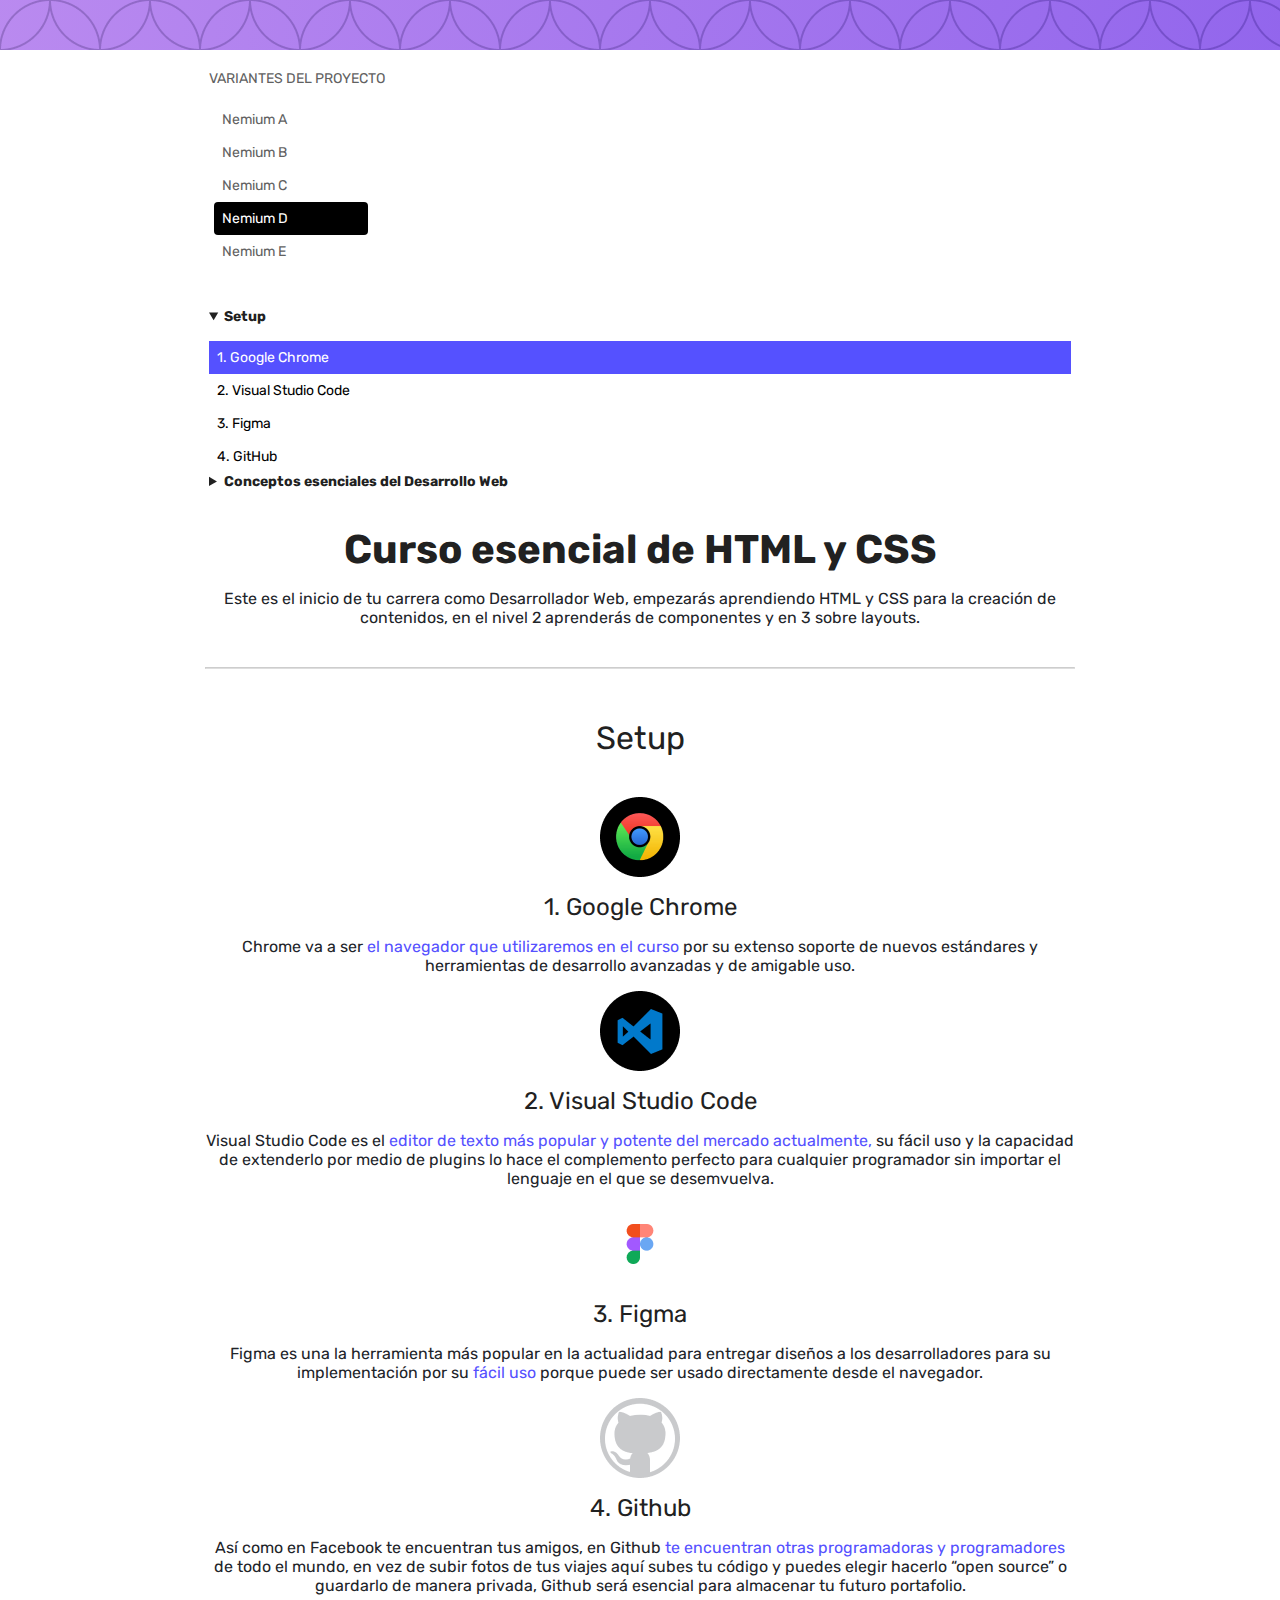
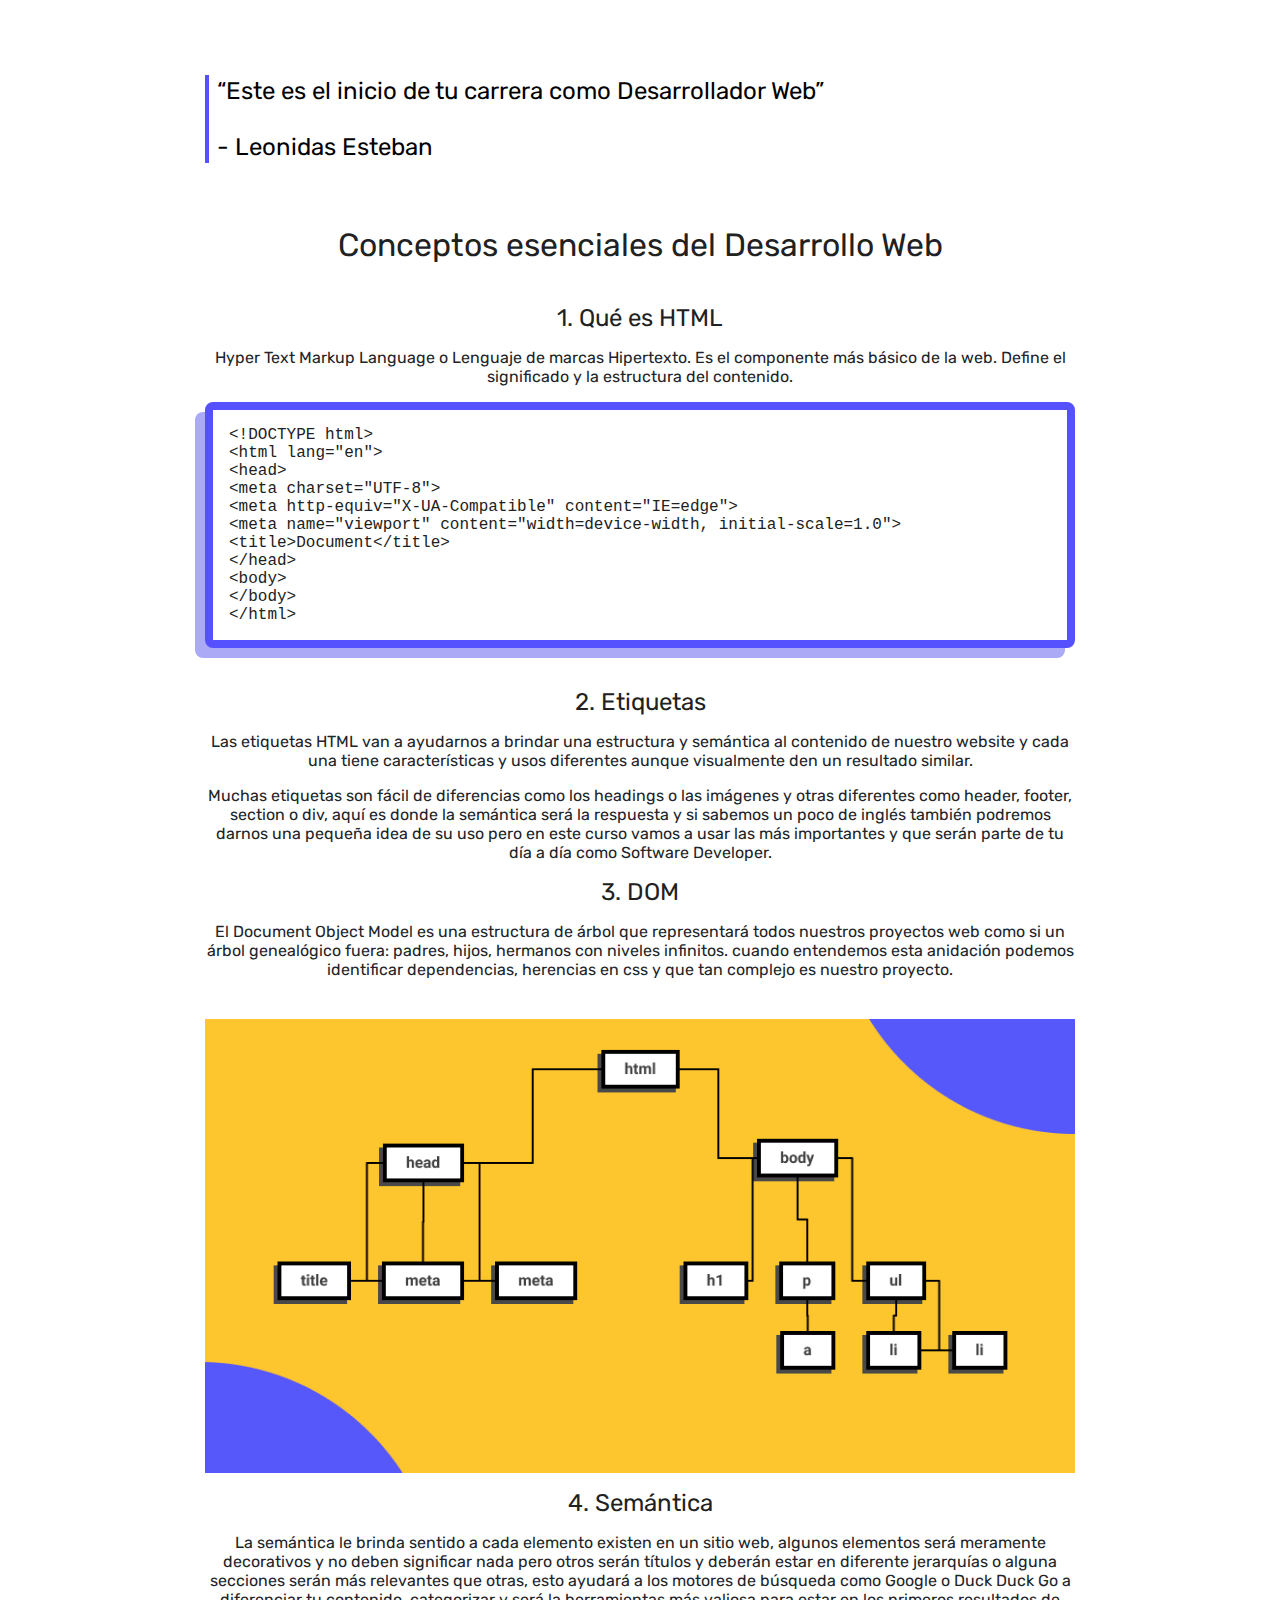
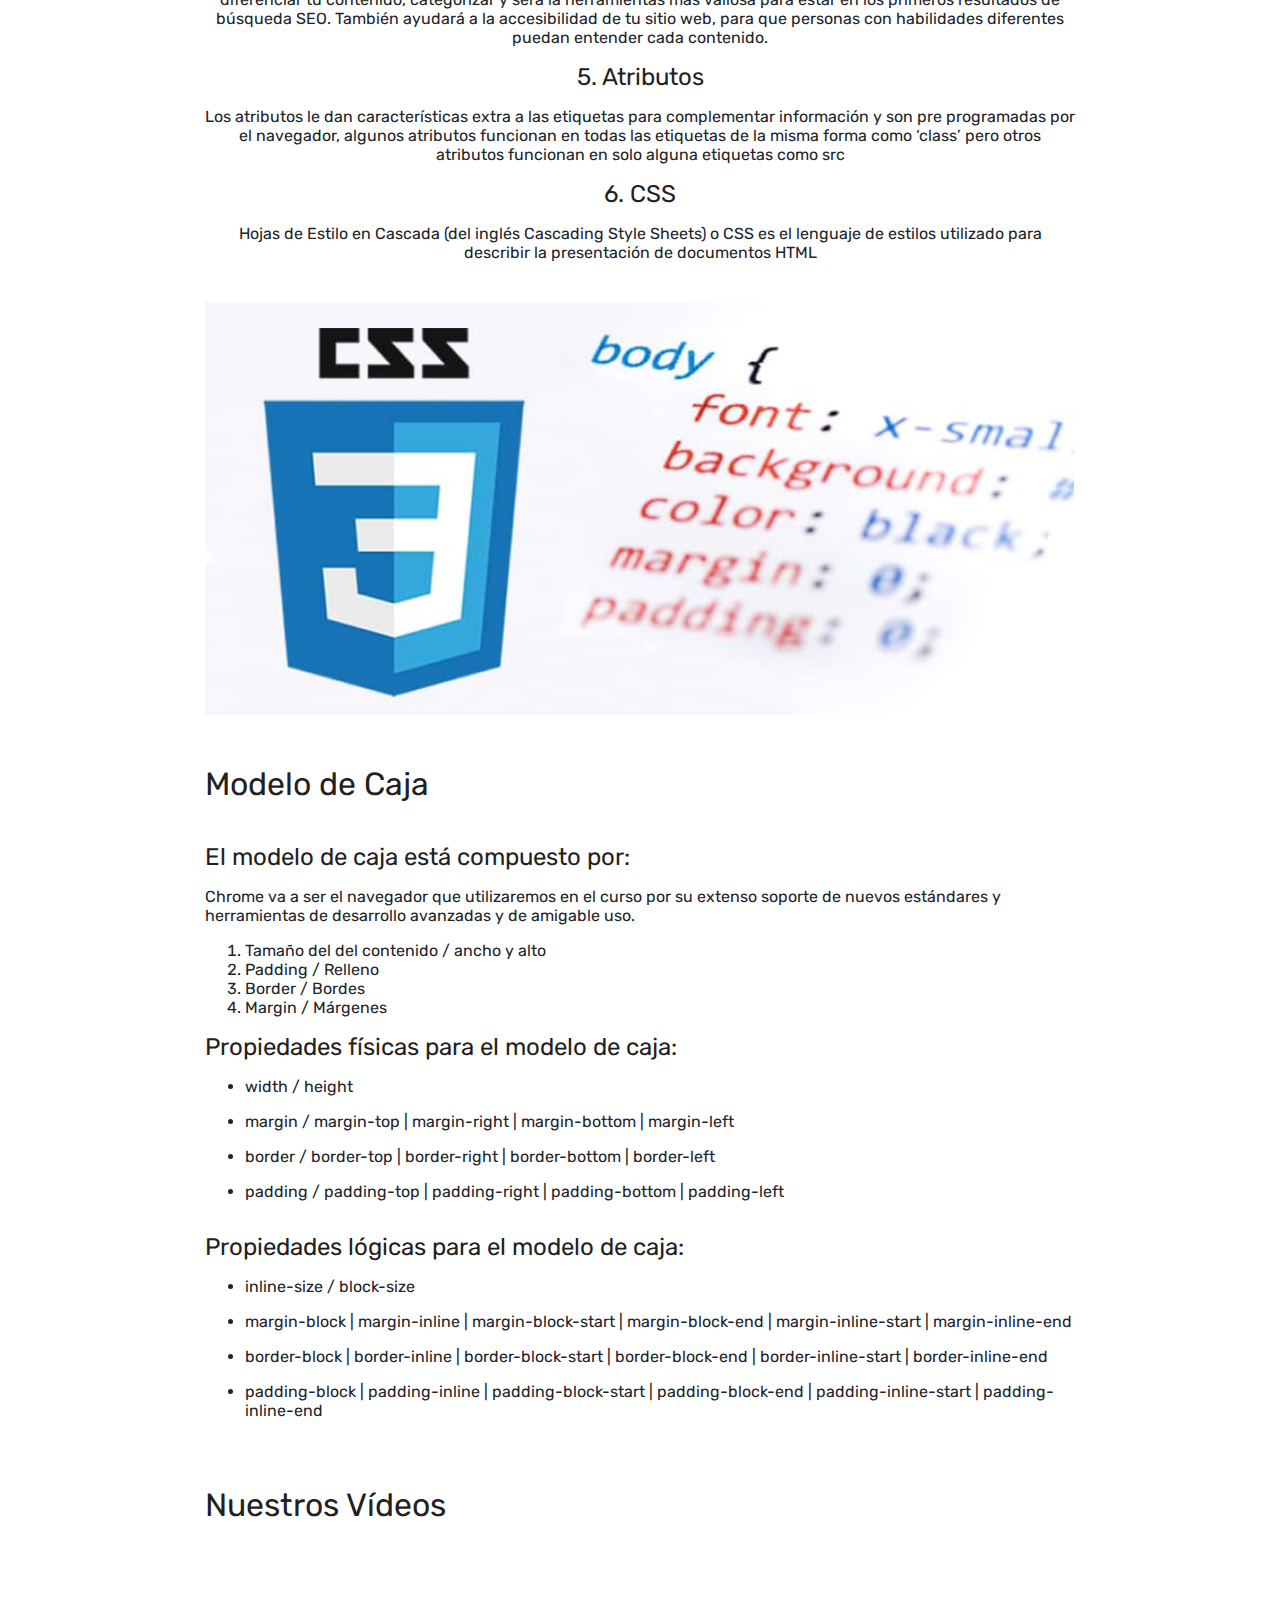
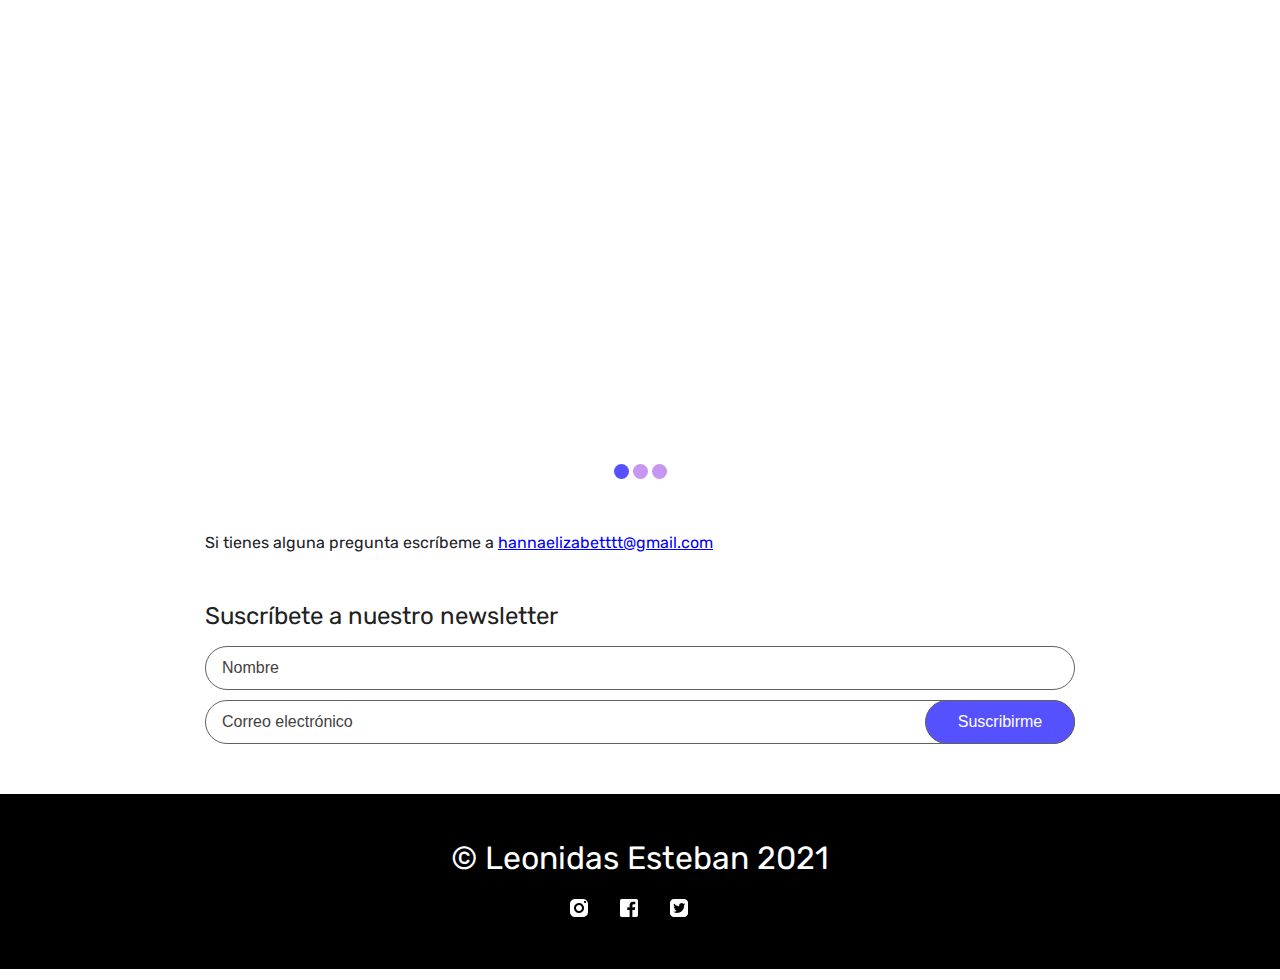
<file: nemium-d.html>
<!DOCTYPE html>
<html lang="es" class="nemium-d">

<head>
  <meta charset="UTF-8">
  <meta http-equiv="X-UA-Compatible" content="IE=edge">
  <meta name="viewport" content="width=device-width, initial-scale=1.0">
  <title>Blog de Hanna</title>
  <meta property="og:title" content="Mi proyecto del curso esencial de HTML Y CSS" />
  <meta property="og:type" content="website" />
  <meta property="og:description" content="Todo lo que necesitas saber en tu día a día como Frontend">
  <link rel="stylesheet" href="./css/nemium-d.css">
  <link rel="stylesheet" href="./css/style-logical.css">
  <link rel="apple-touch-icon" sizes="57x57" href="./favicon/apple-icon-57x57.png">
  <link rel="apple-touch-icon" sizes="60x60" href="./favicon/apple-icon-60x60.png">
  <link rel="apple-touch-icon" sizes="72x72" href="./favicon/apple-icon-72x72.png">
  <link rel="apple-touch-icon" sizes="76x76" href="./favicon/apple-icon-76x76.png">
  <link rel="apple-touch-icon" sizes="114x114" href="./favicon/apple-icon-114x114.png">
  <link rel="apple-touch-icon" sizes="120x120" href="./favicon/apple-icon-120x120.png">
  <link rel="apple-touch-icon" sizes="144x144" href="./favicon/apple-icon-144x144.png">
  <link rel="apple-touch-icon" sizes="152x152" href="./favicon/apple-icon-152x152.png">
  <link rel="apple-touch-icon" sizes="180x180" href="./favicon/apple-icon-180x180.png">
  <link rel="icon" type="image/png" sizes="192x192" href="./favicon/android-icon-192x192.png">
  <link rel="icon" type="image/png" sizes="32x32" href="./favicon/favicon-32x32.png">
  <link rel="icon" type="image/png" sizes="96x96" href="./favicon/favicon-96x96.png">
  <link rel="icon" type="image/png" sizes="16x16" href="./favicon/favicon-16x16.png">
  <link rel="manifest" href="./favicon/manifest.json">
  <meta name="msapplication-TileColor" content="#ffffff">
  <meta name="msapplication-TileImage" content="/ms-icon-144x144.png">
  <meta name="theme-color" content="#ffffff">
  <link rel="preconnect" href="https://fonts.googleapis.com">
  <link rel="preconnect" href="https://fonts.gstatic.com" crossorigin>
  <link href="https://fonts.googleapis.com/css2?family=Rubik:ital,wght@0,400;0,500;0,700;1,400;1,700&display=swap"
    rel="stylesheet">
</head>

<body claas="nemium">
  <div class="hero"></div>
  <div class="header">
    <div class="wrapper">
      <div class="header-content">

        <header>
          <nav>
            <p class="title-menu">Variantes del Proyecto</p>
            <ul class="menu-ppal">
              <li><a href="./index.html">Nemium A</a></li>
              <li><a href="./nemium-b.html">Nemium B</a></li>
              <li><a href="./nemium-c.html">Nemium C</a></li>
              <li id="pagina-actual"><a href="./nemium-d.html">Nemium D</a></li>
              <li><a href="./nemium-e.html">Nemium E</a></li>

            </ul>
            <p class="title-menu">Contenido</p>
            <details open>
              <summary>
                Setup
              </summary>

                 <a href="#google-chrome" id="active">Google Chrome</a>
                 <a href="#vsc">Visual Studio Code</a>
                 <a href="#figma">Figma</a>
                 <a href="#github">GitHub</a>

            </details>

            <details>
              <summary>
                Conceptos esenciales del Desarrollo Web

              </summary>


                <a href="#html">Qué es HTML</a>
                <a href="#etiquetas">Etiquetas</a>
                 <a href="#dom">DOM</a>
                <a href="#semantica">Semántica</a>
                <a href="#atributos">Atributos</a>
                <a href="#css">Qué es CSS</a>

            </details>


          </nav>
        </header>
      </div>
    </div>
  </div>
  <main class="main">
    <div class="wrapper">
      <div class="main-content">

        <h1>Curso esencial de HTML y CSS</h1>
        <p>Este es el inicio de tu carrera como Desarrollador Web, empezarás aprendiendo HTML y CSS para la creación de
          contenidos,
          en el nivel 2 aprenderás de componentes y en 3 sobre layouts.</p>
        <!-- <div class="hero"></div> -->
        <hr>
        <section class="section-content centrar-elementos">
          <h2>Setup</h2>

          <img src="./images/google-chrome.png" alt="Logo de Google Chrome" title="Logo de Google Chrome">
          <h3 id="google-chrome">Google Chrome</h3>
          <p>Chrome va a ser <b>el navegador que utilizaremos en el curso</b> por su extenso soporte de nuevos
            estándares y herramientas
            de
            desarrollo avanzadas y de amigable uso.</p>
          <img src="./images/visual-studio-code.png" alt="Logo del edito de codigo visual studio code"
            title="Logo del edito de codigo visual studio code">
          <h3 id="vsc">Visual Studio Code</h3>
          <p>Visual Studio Code es el <b>editor de texto más popular y potente del mercado actualmente,</b> su fácil uso
            y la capacidad
            de
            extenderlo por medio de plugins lo hace el complemento perfecto para cualquier programador sin importar el
            lenguaje en
            el que se desemvuelva.</p>
          <img src="./images/figma.png" alt="Logo de Figma" title="Logo de Figma">
          <h3 id="figma">Figma</h3>
          <p>Figma es una la herramienta más popular en la actualidad para entregar diseños a los desarrolladores para
            su
            implementación por su <b>fácil uso</b> porque puede ser usado directamente desde el navegador.</p>
          <img src="./images/github-white.png" alt="Logo de Github" title="Logo de Github">
          <h3 id="github">Github</h3>
          <p>Así como en Facebook te encuentran tus amigos, en Github <b> te encuentran otras programadoras y
              programadores</b> de todo el
            mundo, en vez de subir fotos de tus viajes aquí subes tu código y puedes elegir hacerlo “open source” o
            guardarlo de
            manera privada, Github será esencial para almacenar tu futuro portafolio.</p>

          <blockquote>
            <p>
              “Este es el inicio de tu carrera como Desarrollador Web”
            </p>
            <p>
              <span>
                Leonidas Esteban
              </span>
            </p>
          </blockquote>

        </section>
        <hr />
        <section class="section-content centrar-elementos">

          <h2>Conceptos esenciales del Desarrollo Web</h2>
          <h3 id="html">Qué es HTML</h3>
          <p>Hyper Text Markup Language o Lenguaje de marcas Hipertexto. Es el componente más básico de la web. Define
            el significado
            y la estructura del contenido.</p>
          <pre>
&lt;!DOCTYPE html&gt;
&lt;html lang=&quot;en&quot;&gt;
&lt;head&gt;
&lt;meta charset=&quot;UTF-8&quot;&gt;
&lt;meta http-equiv=&quot;X-UA-Compatible&quot; content=&quot;IE=edge&quot;&gt;
&lt;meta name=&quot;viewport&quot; content=&quot;width=device-width, initial-scale=1.0&quot;&gt;
&lt;title&gt;Document&lt;/title&gt;
&lt;/head&gt;
&lt;body&gt;
&lt;/body&gt;
&lt;/html&gt;</pre>
          <h3 id="etiquetas">Etiquetas</h3>
          <p>Las etiquetas HTML van a ayudarnos a brindar una estructura y semántica al contenido de nuestro website y
            cada una tiene
            características y usos diferentes aunque visualmente den un resultado similar.</p>
          <p>Muchas etiquetas son fácil de diferencias como los headings o las imágenes y otras diferentes como header,
            footer,
            section o div, aquí es donde la semántica será la respuesta y si sabemos un poco de inglés también podremos
            darnos una
            pequeña idea de su uso pero en este curso vamos a usar las más importantes y que serán parte de tu día a día
            como
            Software Developer.</p>
          <h3 id="dom">DOM</h3>
          <P>El Document Object Model es una estructura de árbol que representará todos nuestros proyectos web como si
            un árbol
            genealógico fuera: padres, hijos, hermanos con niveles infinitos. cuando entendemos esta anidación podemos
            identificar
            dependencias, herencias en css y que tan complejo es nuestro proyecto.</P>
          <img src="./images/dom.jpg" alt="Estructura del arbol que representa al Document Object Model">
          <h3 id="semantica">Semántica</h3>
          <p>La semántica le brinda sentido a cada elemento existen en un sitio web, algunos elementos será meramente
            decorativos y
            no deben significar nada pero otros serán títulos y deberán estar en diferente jerarquías o alguna secciones
            serán más
            relevantes que otras, esto ayudará a los motores de búsqueda como Google o Duck Duck Go a diferenciar tu
            contenido,
            categorizar y será la herramientas más valiosa para estar en los primeros resultados de búsqueda SEO.
            También ayudará a
            la accesibilidad de tu sitio web, para que personas con habilidades diferentes puedan entender cada
            contenido.</p>
          <h3 id="atributos">Atributos</h3>
          <p>Los atributos le dan características extra a las etiquetas para complementar información y son pre
            programadas por el
            navegador, algunos atributos funcionan en todas las etiquetas de la misma forma como ‘class’ pero otros
            atributos
            funcionan en solo alguna etiquetas como src</p>
          <h3 id="css">CSS</h3>
          <p>Hojas de Estilo en Cascada (del inglés Cascading Style Sheets) o CSS es el lenguaje de estilos utilizado
            para describir
            la presentación de documentos HTML</p>
          <img src="./images/css.png" alt="Estructura de hoja de estilos en cascada" />
        </section>
        <hr />
        <section class="section-content hidden-number">

          <h2>Modelo de Caja</h2>
          <h3>El modelo de caja está compuesto por:</h3>
          <p>Chrome va a ser el navegador que utilizaremos en el curso por su extenso soporte de nuevos estándares y
            herramientas de
            desarrollo avanzadas y de amigable uso.</p>
          <ol>
            <li>Tamaño del del contenido / ancho y alto</li>
            <li>Padding / Relleno</li>
            <li>Border / Bordes</li>
            <li>Margin / Márgenes</li>
          </ol>
          <h3>Propiedades físicas para el modelo de caja:</h3>
          <ul>
            <li>width / height</li>
            <li>margin / margin-top | margin-right | margin-bottom | margin-left</li>
            <li>border / border-top | border-right | border-bottom | border-left</li>
            <li>padding / padding-top | padding-right | padding-bottom | padding-left</li>
          </ul>
          <h3>Propiedades lógicas para el modelo de caja:</h3>
          <ul>
            <li>inline-size / block-size</li>
            <li>margin-block | margin-inline | margin-block-start | margin-block-end | margin-inline-start |
              margin-inline-end</li>
            <li>border-block | border-inline | border-block-start | border-block-end | border-inline-start |
              border-inline-end</li>
            <li>padding-block | padding-inline | padding-block-start | padding-block-end | padding-inline-start |
              padding-inline-end</li>
          </ul>
        </section>
        <section class="section-content">
          <h2>Nuestros Vídeos</h2>
          <div class="slider">
            <scroll-container class="slider-container">
              <scroll-page class="slider-slide" id="video">
                <iframe class="video" width="560" height="315" src="https://www.youtube.com/embed/5f5Ig_U2Bpk"
                  title="YouTube video player" frameborder="0"
                  allow="accelerometer; autoplay; clipboard-write; encrypted-media; gyroscope; picture-in-picture"
                  allowfullscreen></iframe>
              </scroll-page>
              <scroll-page class="slider-slide" id="video2">
                <iframe class="video" width="560" height="315" src="https://www.youtube.com/embed/5f5Ig_U2Bpk"
                  title="YouTube video player" frameborder="0"
                  allow="accelerometer; autoplay; clipboard-write; encrypted-media; gyroscope; picture-in-picture"
                  allowfullscreen></iframe>
              </scroll-page>
              <scroll-page class="slider-slide" id="video3">
                <iframe class="video" width="560" height="315" src="https://www.youtube.com/embed/5f5Ig_U2Bpk"
                  title="YouTube video player" frameborder="0"
                  allow="accelerometer; autoplay; clipboard-write; encrypted-media; gyroscope; picture-in-picture"
                  allowfullscreen></iframe>
              </scroll-page>
            </scroll-container>
            <div class="slider-bullet-list">
              <a href="#video" class="slider-bullet"></a>
              <a href="#video2" class="slider-bullet"></a>
              <a href="#video3" class="slider-bullet"></a>
            </div>
          </div>
        </section>
        <div class="section-content">
          <p class="txt-suscribete">
            Si tienes alguna pregunta escríbeme a <a href="mailto:hannaelizabetttt@gmail.com">hannaelizabetttt@gmail.com</a>
          </p>
        </div>

        <div class="section-content hidden-number">
          <h3>Suscríbete a nuestro newsletter</h3>
          <form action="#" class="form">
            <input type="text" placeholder="Nombre" required>
            <input type="email" placeholder="Correo electrónico" required>
            <input type="submit" value="Suscribirme">
          </form>
        </div>
      </div>
    </div>
  </main>
</body>
<footer>
  <div class="wrapper">
    <div class="footer-content">
      <p>© Leonidas Esteban 2021</p>
    </div>
    <div class="footer-content">
      <a href="#"><img src="./images/instagram-white.png"></a>
      <a href="#"><img src="./images/facebook-white.png"></a>
      <a href="#"><img src="./images/twitter-white.png"></a>
    </div>
  </div>
</footer>
  <script>
    const $detailsList = document.querySelectorAll("details");
    $detailsList.forEach(($details) => {
      $details.querySelector("summary").addEventListener("click", expand);
    });
    function expand() {
      $detailsList.forEach(($details) => {
        $details.removeAttribute("open");
      });
    }
  </script>
</html>
</file>
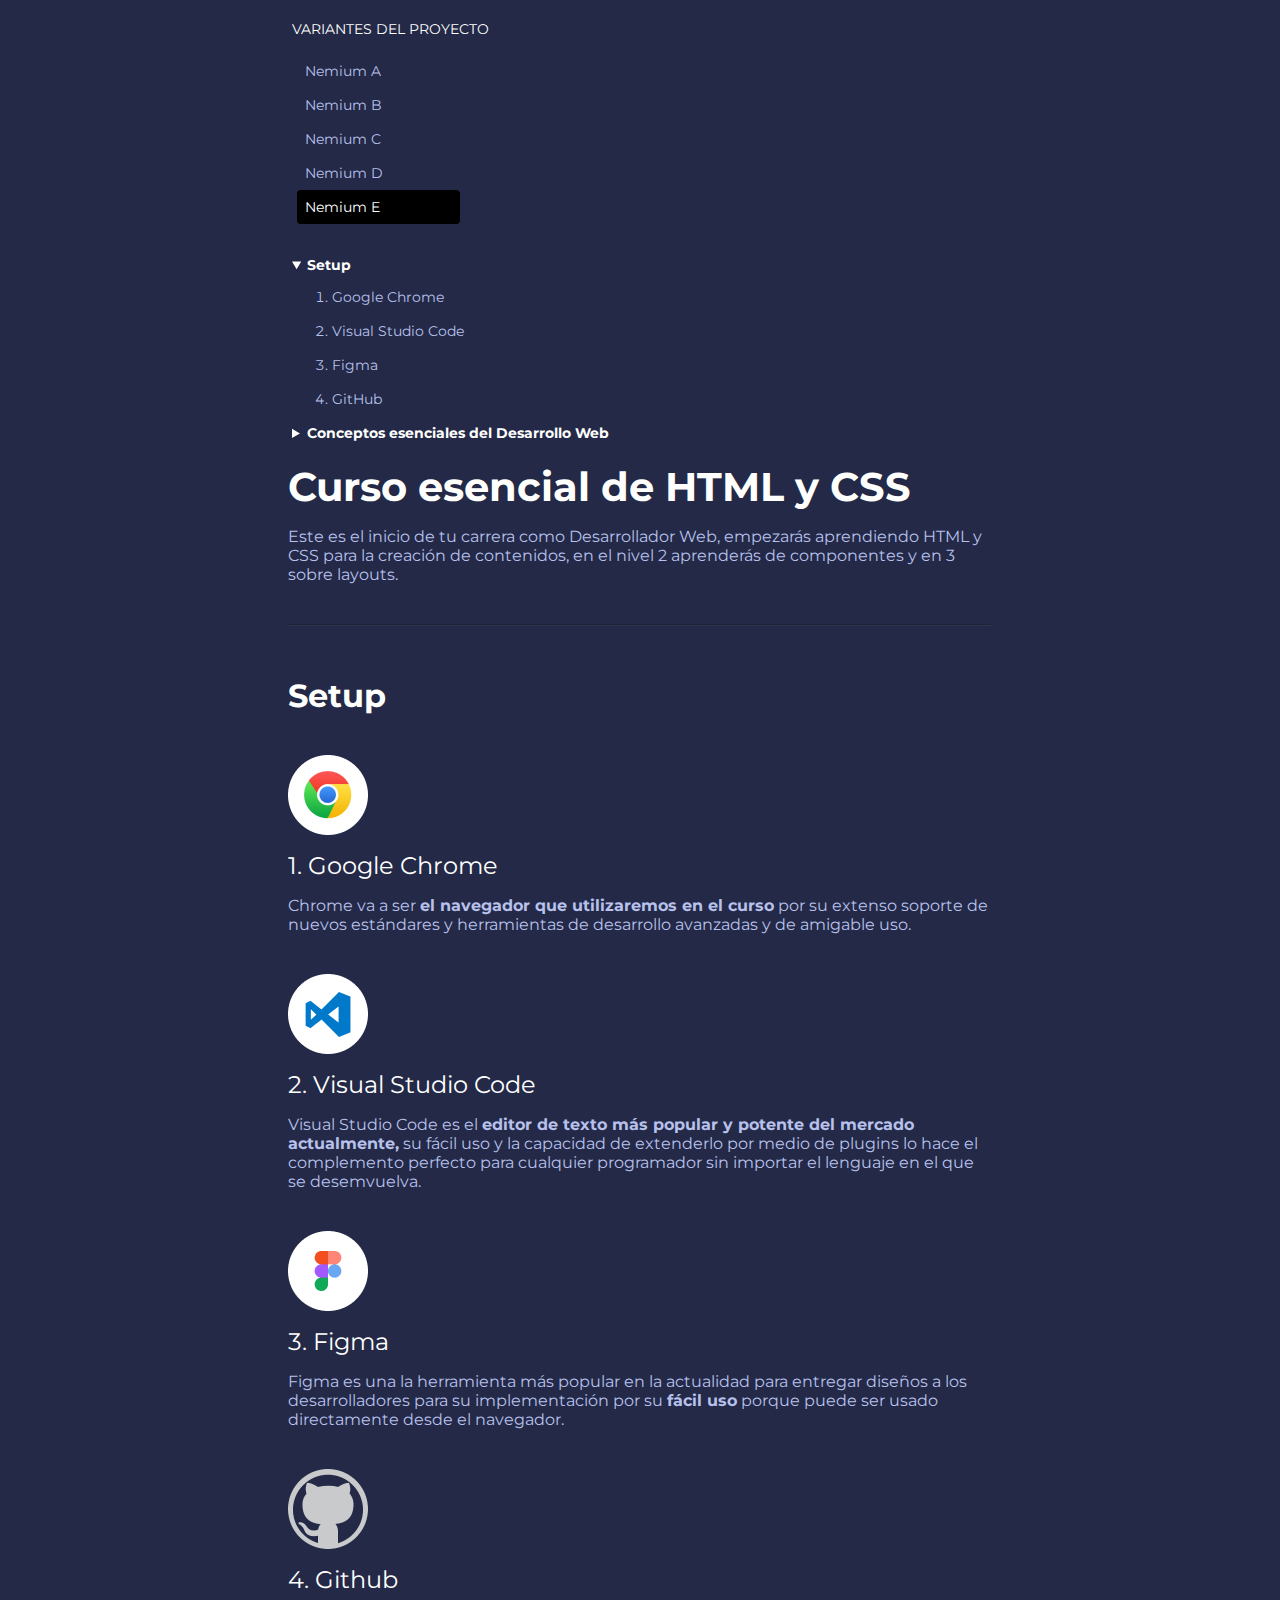
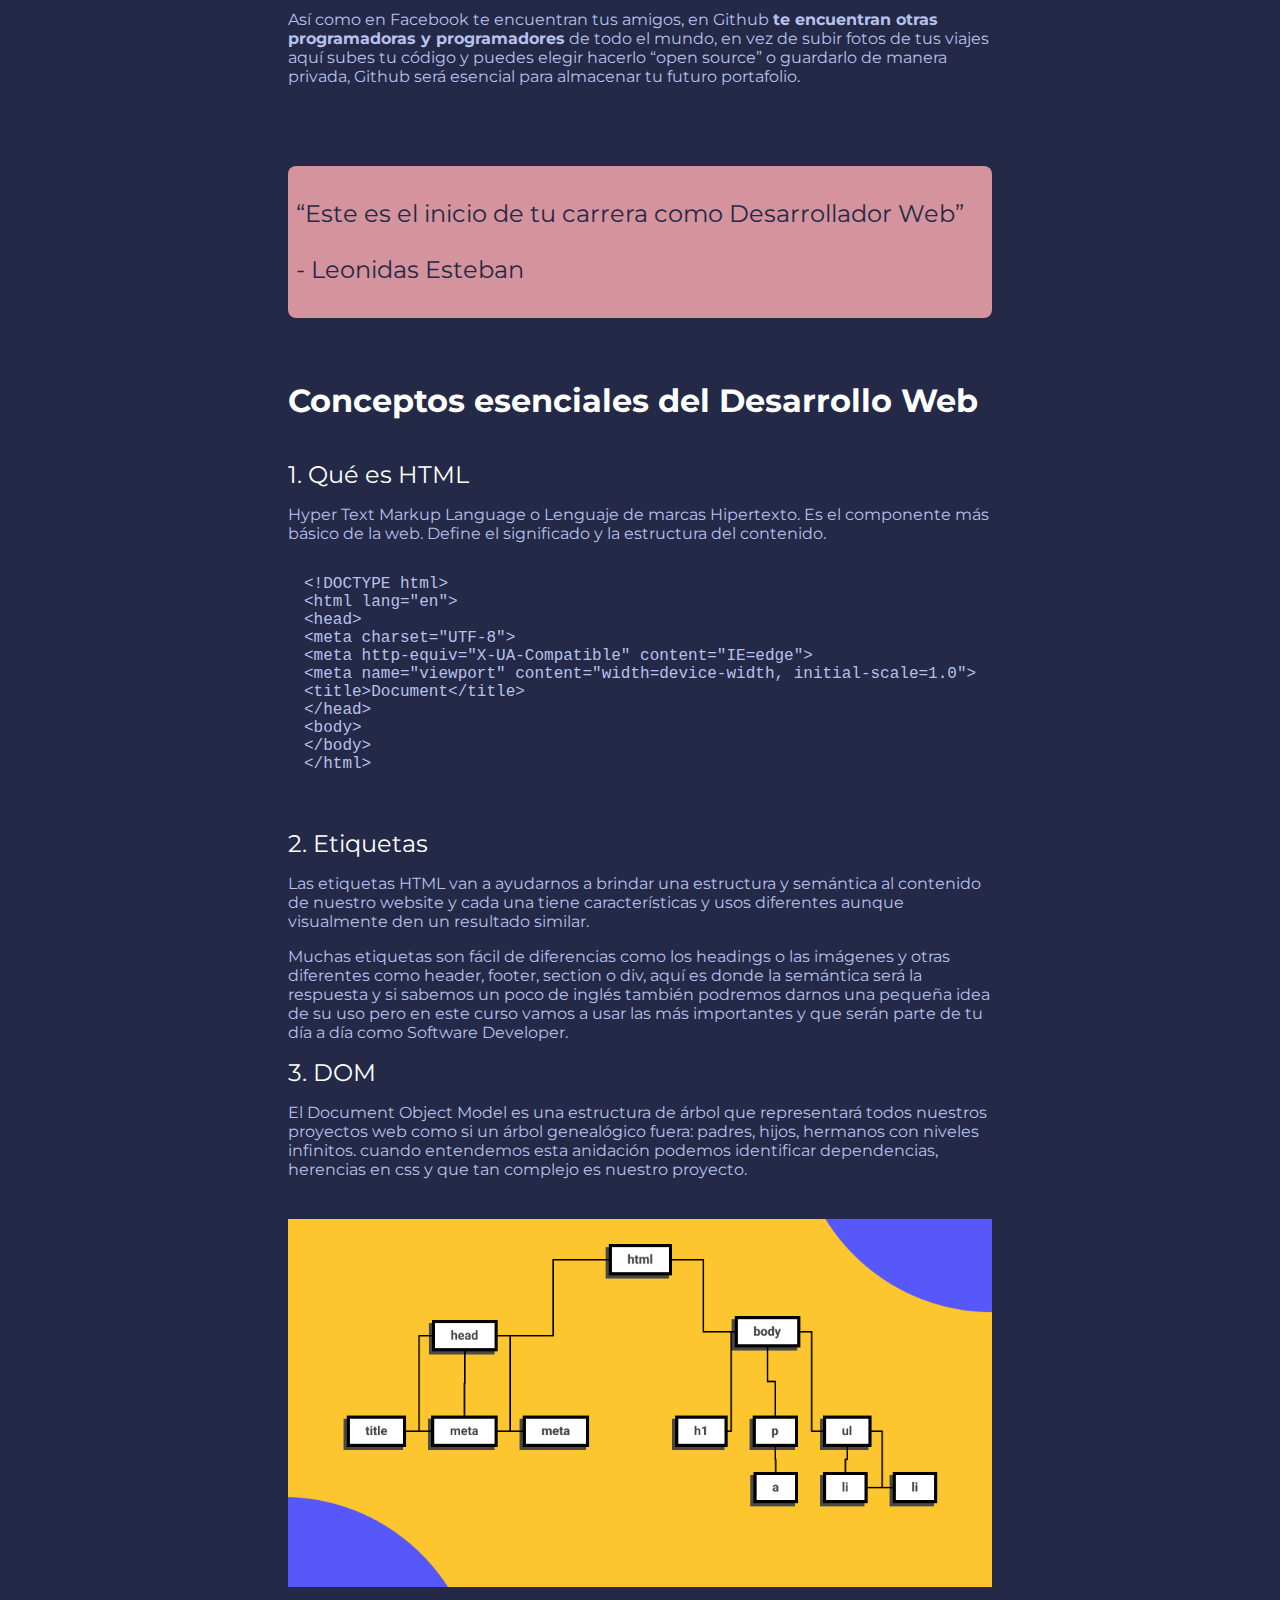
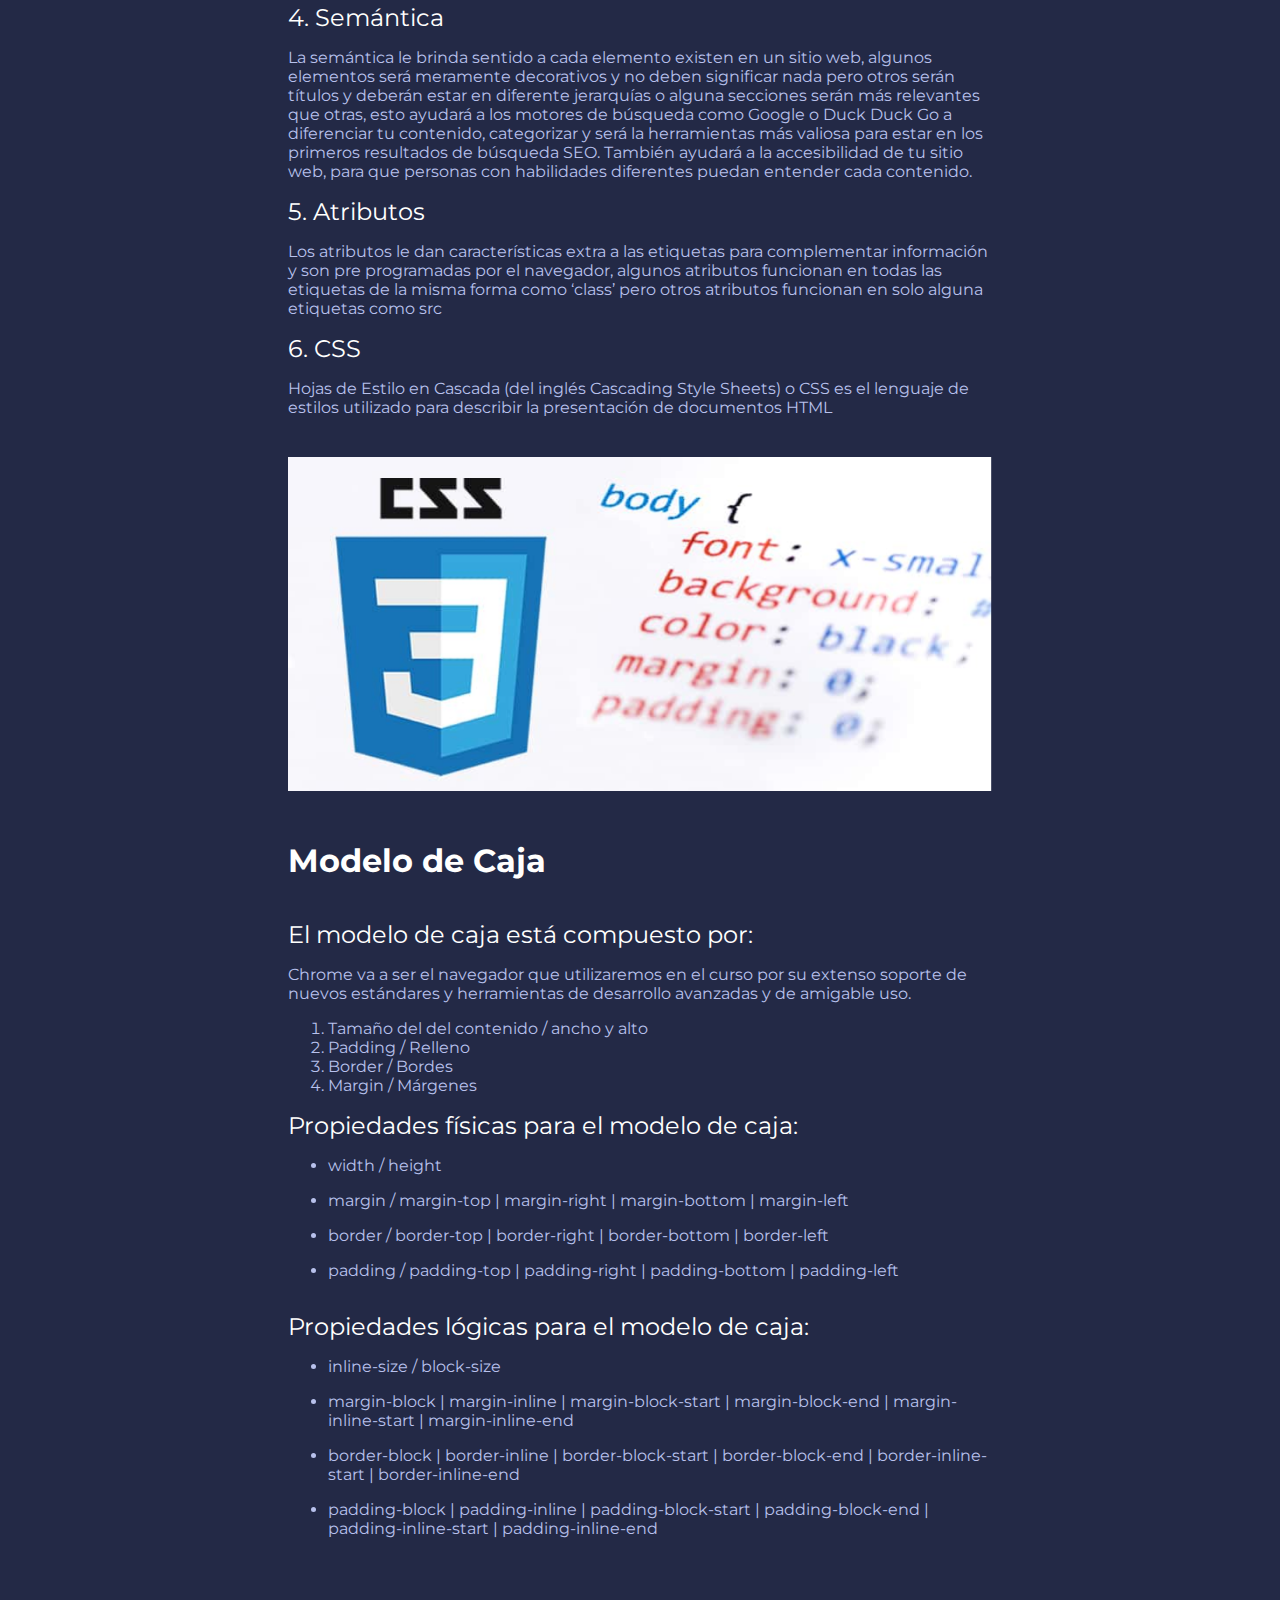
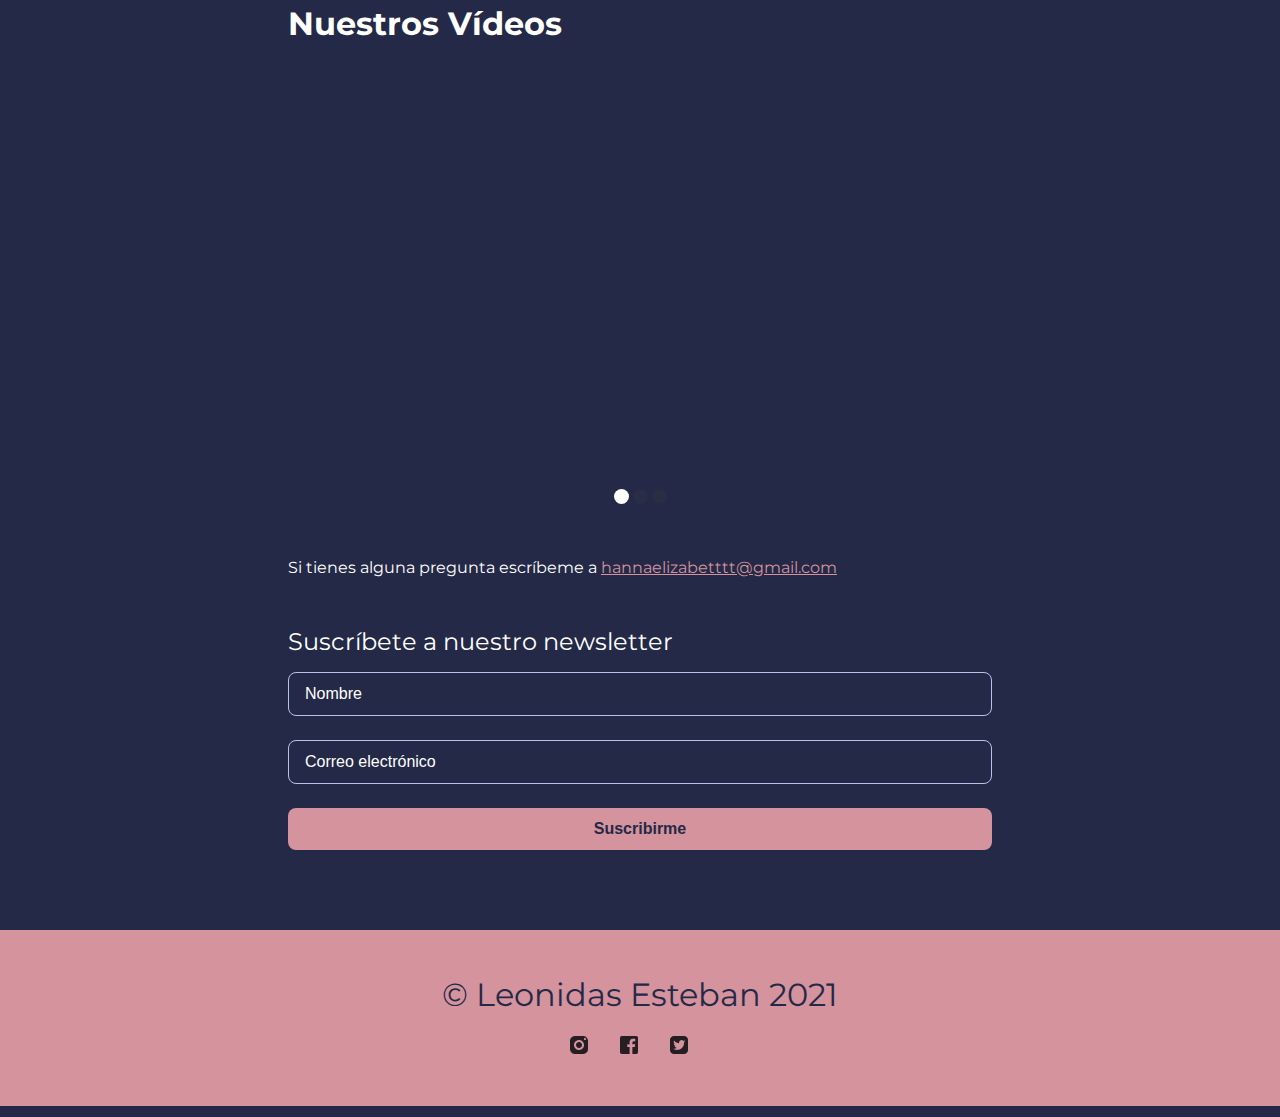
<file: nemium-e.html>
<!DOCTYPE html>
<html lang="es" class="nemium-e">

<head>
  <meta charset="UTF-8">
  <meta http-equiv="X-UA-Compatible" content="IE=edge">
  <meta name="viewport" content="width=device-width, initial-scale=1.0">
  <title>Blog de Hanna</title>
  <meta property="og:title" content="Mi proyecto del curso esencial de HTML Y CSS" />
  <meta property="og:type" content="website" />
  <meta property="og:description" content="Todo lo que necesitas saber en tu día a día como Frontend">
  <link rel="stylesheet" href="./css/style-logical.css">
  <link rel="stylesheet" href="./css/nemium-e.css">
  <link rel="apple-touch-icon" sizes="57x57" href="./favicon/apple-icon-57x57.png">
  <link rel="apple-touch-icon" sizes="60x60" href="./favicon/apple-icon-60x60.png">
  <link rel="apple-touch-icon" sizes="72x72" href="./favicon/apple-icon-72x72.png">
  <link rel="apple-touch-icon" sizes="76x76" href="./favicon/apple-icon-76x76.png">
  <link rel="apple-touch-icon" sizes="114x114" href="./favicon/apple-icon-114x114.png">
  <link rel="apple-touch-icon" sizes="120x120" href="./favicon/apple-icon-120x120.png">
  <link rel="apple-touch-icon" sizes="144x144" href="./favicon/apple-icon-144x144.png">
  <link rel="apple-touch-icon" sizes="152x152" href="./favicon/apple-icon-152x152.png">
  <link rel="apple-touch-icon" sizes="180x180" href="./favicon/apple-icon-180x180.png">
  <link rel="icon" type="image/png" sizes="192x192" href="./favicon/android-icon-192x192.png">
  <link rel="icon" type="image/png" sizes="32x32" href="./favicon/favicon-32x32.png">
  <link rel="icon" type="image/png" sizes="96x96" href="./favicon/favicon-96x96.png">
  <link rel="icon" type="image/png" sizes="16x16" href="./favicon/favicon-16x16.png">
  <link rel="manifest" href="./favicon/manifest.json">
  <meta name="msapplication-TileColor" content="#ffffff">
  <meta name="msapplication-TileImage" content="/ms-icon-144x144.png">
  <meta name="theme-color" content="#ffffff">
  <link rel="preconnect" href="https://fonts.googleapis.com">
  <link rel="preconnect" href="https://fonts.gstatic.com" crossorigin>
  <link href="https://fonts.googleapis.com/css2?family=Montserrat:ital,wght@0,400;0,600;0,700;1,700&display=swap"
    rel="stylesheet">
</head>

<body claas="nemium">
  <div class="hero"></div>
  <div class="header">
    <div class="wrapper">
      <div class="header-content">

        <header>
          <nav>
            <p class="title-menu">Variantes del Proyecto</p>
            <ul class="menu-ppal">
              <li><a href="./index.html">Nemium A</a></li>
              <li><a href="./nemium-b.html">Nemium B</a></li>
              <li><a href="./nemium-c.html">Nemium C</a></li>
              <li><a href="./nemium-d.html">Nemium D</a></li>
              <li  id="pagina-actual"><a href="./nemium-e.html">Nemium E</a></li>

            </ul>
            <p class="title-menu">Contenido</p>
            <details open>
              <summary>
                Setup
              </summary>
              <ol>
                <li> <a href="#google-chrome">Google Chrome</a> </li>
                <li> <a href="#vsc">Visual Studio Code</a> </li>
                <li> <a href="#figma">Figma</a> </li>
                <li> <a href="#github">GitHub</a></li>
              </ol>
            </details>

            <details>
              <summary>
                Conceptos esenciales del Desarrollo Web

              </summary>

              <ol>
                <li><a href="#html">Qué es HTML</a> </li>
                <li><a href="#etiquetas">Etiquetas</a> </li>
                <li> <a href="#dom">DOM</a> </li>
                <li><a href="#semantica">Semántica</a> </li>
                <li><a href="#atributos">Atributos</a> </li>
                <li><a href="#css">Qué es CSS</a> </li>
              </ol>
            </details>


          </nav>
        </header>
      </div>
    </div>
  </div>
  <main class="main">
    <div class="wrapper">
      <div class="main-content">

        <h1>Curso esencial de HTML y CSS</h1>
        <p>Este es el inicio de tu carrera como Desarrollador Web, empezarás aprendiendo HTML y CSS para la creación de
          contenidos,
          en el nivel 2 aprenderás de componentes y en 3 sobre layouts.</p>
        <!-- <div class="hero"></div> -->
        <hr>
        <section class="section-content">
          <h2>Setup</h2>
          <img src="./images/google-chrome-white.png" alt="Logo de Google Chrome" title="Logo de Google Chrome">
          <h3 id="google-chrome">Google Chrome</h3>
          <p>Chrome va a ser <b>el navegador que utilizaremos en el curso</b> por su extenso soporte de nuevos
            estándares y herramientas
            de
            desarrollo avanzadas y de amigable uso.</p>
          <img src="./images/visual-studio-code-white.png" alt="Logo del edito de codigo visual studio code"
            title="Logo del edito de codigo visual studio code">
          <h3 id="vsc">Visual Studio Code</h3>
          <p>Visual Studio Code es el <b>editor de texto más popular y potente del mercado actualmente,</b> su fácil uso
            y la capacidad
            de
            extenderlo por medio de plugins lo hace el complemento perfecto para cualquier programador sin importar el
            lenguaje en
            el que se desemvuelva.</p>
          <img src="./images/figma-white.png" alt="Logo de Figma" title="Logo de Figma">
          <h3 id="figma">Figma</h3>
          <p>Figma es una la herramienta más popular en la actualidad para entregar diseños a los desarrolladores para
            su
            implementación por su <b>fácil uso</b> porque puede ser usado directamente desde el navegador.</p>
          <img src="./images/github-white.png" alt="Logo de Github" title="Logo de Github">
          <h3 id="github">Github</h3>
          <p>Así como en Facebook te encuentran tus amigos, en Github <b> te encuentran otras programadoras y
              programadores</b> de todo el
            mundo, en vez de subir fotos de tus viajes aquí subes tu código y puedes elegir hacerlo “open source” o
            guardarlo de
            manera privada, Github será esencial para almacenar tu futuro portafolio.</p>

          <blockquote>
            <p>
              “Este es el inicio de tu carrera como Desarrollador Web”
            </p>
            <p>
              <span>
                Leonidas Esteban
              </span>
            </p>
          </blockquote>

        </section>
        <hr />
        <section class="section-content">

          <h2>Conceptos esenciales del Desarrollo Web</h2>
          <h3 id="html">Qué es HTML</h3>
          <p>Hyper Text Markup Language o Lenguaje de marcas Hipertexto. Es el componente más básico de la web. Define
            el significado
            y la estructura del contenido.</p>
          <pre>
&lt;!DOCTYPE html&gt;
&lt;html lang=&quot;en&quot;&gt;
&lt;head&gt;
&lt;meta charset=&quot;UTF-8&quot;&gt;
&lt;meta http-equiv=&quot;X-UA-Compatible&quot; content=&quot;IE=edge&quot;&gt;
&lt;meta name=&quot;viewport&quot; content=&quot;width=device-width, initial-scale=1.0&quot;&gt;
&lt;title&gt;Document&lt;/title&gt;
&lt;/head&gt;
&lt;body&gt;
&lt;/body&gt;
&lt;/html&gt;</pre>
          <h3 id="etiquetas">Etiquetas</h3>
          <p>Las etiquetas HTML van a ayudarnos a brindar una estructura y semántica al contenido de nuestro website y
            cada una tiene
            características y usos diferentes aunque visualmente den un resultado similar.</p>
          <p>Muchas etiquetas son fácil de diferencias como los headings o las imágenes y otras diferentes como header,
            footer,
            section o div, aquí es donde la semántica será la respuesta y si sabemos un poco de inglés también podremos
            darnos una
            pequeña idea de su uso pero en este curso vamos a usar las más importantes y que serán parte de tu día a día
            como
            Software Developer.</p>
          <h3 id="dom">DOM</h3>
          <P>El Document Object Model es una estructura de árbol que representará todos nuestros proyectos web como si
            un árbol
            genealógico fuera: padres, hijos, hermanos con niveles infinitos. cuando entendemos esta anidación podemos
            identificar
            dependencias, herencias en css y que tan complejo es nuestro proyecto.</P>
          <img src="./images/dom.jpg" alt="Estructura del arbol que representa al Document Object Model">
          <h3 id="semantica">Semántica</h3>
          <p>La semántica le brinda sentido a cada elemento existen en un sitio web, algunos elementos será meramente
            decorativos y
            no deben significar nada pero otros serán títulos y deberán estar en diferente jerarquías o alguna secciones
            serán más
            relevantes que otras, esto ayudará a los motores de búsqueda como Google o Duck Duck Go a diferenciar tu
            contenido,
            categorizar y será la herramientas más valiosa para estar en los primeros resultados de búsqueda SEO.
            También ayudará a
            la accesibilidad de tu sitio web, para que personas con habilidades diferentes puedan entender cada
            contenido.</p>
          <h3 id="atributos">Atributos</h3>
          <p>Los atributos le dan características extra a las etiquetas para complementar información y son pre
            programadas por el
            navegador, algunos atributos funcionan en todas las etiquetas de la misma forma como ‘class’ pero otros
            atributos
            funcionan en solo alguna etiquetas como src</p>
          <h3 id="css">CSS</h3>
          <p>Hojas de Estilo en Cascada (del inglés Cascading Style Sheets) o CSS es el lenguaje de estilos utilizado
            para describir
            la presentación de documentos HTML</p>
          <img src="./images/css.png" alt="Estructura de hoja de estilos en cascada" />
        </section>
        <hr />
        <section class="section-content hidden-number">

          <h2>Modelo de Caja</h2>
          <h3>El modelo de caja está compuesto por:</h3>
          <p>Chrome va a ser el navegador que utilizaremos en el curso por su extenso soporte de nuevos estándares y
            herramientas de
            desarrollo avanzadas y de amigable uso.</p>
          <ol>
            <li>Tamaño del del contenido / ancho y alto</li>
            <li>Padding / Relleno</li>
            <li>Border / Bordes</li>
            <li>Margin / Márgenes</li>
          </ol>
          <h3>Propiedades físicas para el modelo de caja:</h3>
          <ul>
            <li>width / height</li>
            <li>margin / margin-top | margin-right | margin-bottom | margin-left</li>
            <li>border / border-top | border-right | border-bottom | border-left</li>
            <li>padding / padding-top | padding-right | padding-bottom | padding-left</li>
          </ul>
          <h3>Propiedades lógicas para el modelo de caja:</h3>
          <ul>
            <li>inline-size / block-size</li>
            <li>margin-block | margin-inline | margin-block-start | margin-block-end | margin-inline-start |
              margin-inline-end</li>
            <li>border-block | border-inline | border-block-start | border-block-end | border-inline-start |
              border-inline-end</li>
            <li>padding-block | padding-inline | padding-block-start | padding-block-end | padding-inline-start |
              padding-inline-end</li>
          </ul>
        </section>
        <section class="section-content">
          <h2>Nuestros Vídeos</h2>
          <div class="slider">
            <scroll-container class="slider-container">
              <scroll-page class="slider-slide" id="video">
                <iframe class="video" width="560" height="315" src="https://www.youtube.com/embed/5f5Ig_U2Bpk"
                  title="YouTube video player" frameborder="0"
                  allow="accelerometer; autoplay; clipboard-write; encrypted-media; gyroscope; picture-in-picture"
                  allowfullscreen></iframe>
              </scroll-page>
              <scroll-page class="slider-slide" id="video2">
                <iframe class="video" width="560" height="315" src="https://www.youtube.com/embed/5f5Ig_U2Bpk"
                  title="YouTube video player" frameborder="0"
                  allow="accelerometer; autoplay; clipboard-write; encrypted-media; gyroscope; picture-in-picture"
                  allowfullscreen></iframe>
              </scroll-page>
              <scroll-page class="slider-slide" id="video3">
                <iframe class="video" width="560" height="315" src="https://www.youtube.com/embed/5f5Ig_U2Bpk"
                  title="YouTube video player" frameborder="0"
                  allow="accelerometer; autoplay; clipboard-write; encrypted-media; gyroscope; picture-in-picture"
                  allowfullscreen></iframe>
              </scroll-page>
            </scroll-container>
            <div class="slider-bullet-list">
              <a href="#video" class="slider-bullet"></a>
              <a href="#video2" class="slider-bullet"></a>
              <a href="#video3" class="slider-bullet"></a>
            </div>
          </div>
        </section>
        <div class="section-content">
          <p class="txt-suscribete">
            Si tienes alguna pregunta escríbeme a <a href="mailto:hannaelizabetttt@gmail.com">hannaelizabetttt@gmail.com</a>
          </p>
        </div>

        <div class="section-content hidden-number">
          <h3>Suscríbete a nuestro newsletter</h3>
          <form action="#" class="form">
            <input type="text" placeholder="Nombre" required>
            <input type="email" placeholder="Correo electrónico" required>
            <input type="submit" value="Suscribirme">
          </form>
        </div>
      </div>
    </div>
  </main>
</body>
<footer>
  <div class="wrapper">
    <div class="footer-content">
      <p>© Leonidas Esteban 2021</p>
    </div>
    <div class="footer-content">
      <a href="#"><img src="./images/instagram.png"></a>
      <a href="#"><img src="./images/facebook.png"></a>
      <a href="#"><img src="./images/twitter.png"></a>
    </div>
  </div>
</footer>
  <script>
    const $detailsList = document.querySelectorAll("details");
    $detailsList.forEach(($details) => {
      $details.querySelector("summary").addEventListener("click", expand);
    });
    function expand() {
      $detailsList.forEach(($details) => {
        $details.removeAttribute("open");
      });
    }
  </script>
</html>
</file>
<file: css/nemium-a.css>
.nemium-a:root {
  --color-ppal: #212121;
  --color-secundario: #212429;
  --color-terciario: #616161;
  --color-txt: #424242;
  --bodybg: #fff;
  --footerbg: #212429;
  --wrappper: 902px;
}

.nemium-a .hero{
  background-attachment: fixed;
  background-image:linear-gradient(to top,rgba(255,255,255, .3), transparent  ), url(../images/patron-1.jpg);
}

.nemium-a body{
  font-family: 'Roboto', sans-serif;
}

.nemium-a h1 + p{
  color:var(--color-ppal)
}

.nemium-a p{
  color: var(--color-txt);
}

.nemium-a .section-content:first-of-type p{
  font-style: italic;
}

.nemium-a blockquote{
  background: var(--bodybg);
  border-inline-start: 4px solid var(--color-ppal);
  border-radius: 0;
  padding-block: 0;
  padding-inline:16px ;
}

.nemium-a blockquote span{
  color:var(--color-terciario);
}

.nemium-a blockquote span:before{
  content: "-";
}

.nemium-a pre{
  background: #FEC62E;
  border-radius: 0;
  font-size: 16px;
  color: #000;
}

.nemium-a header li{
  color: var(--color-terciario);
}

.nemium-a .menu-ppal a{
  color:#808080;
}

.nemium-a .slider-bullet{
  background: rgba(66, 66, 66, 0.2);
}

.nemium-a .slider-bullet:first-of-type{
  background: #424242;
}

.nemium-a .txt-suscribete a{
  color: #000;
}

.nemium-a footer p{
  color: #fff;
}



.nemium-a .form{
  font-size: 0;
}

.nemium-a .form input{
  background: #fff;
  border-radius: 90px;
  border:1px solid var(--color-terciario);
  display: inline-block;
  margin-block-end: 10px;
}

.nemium-a .form input::-webkit-input-placeholder {
  color: var(--color-txt)
}

.nemium-a .form input[type="submit"]{
  background: #000;
  color: #fff;
  font-weight: normal;
  position: absolute;
  right: 0;
  border:1px solid var(--color-terciario);

  inline-size: 150px;
}
.nemium-a .form input[type="text"]{
  margin-inline-end: 20px;
}
.nemium-a .form input[type="submit"]:hover{
  background: #000;
  color: #fff;
}

.nemium-a .form input:focus{
  outline:0;
}


.nemium-a h1, .nemium-a h2, .nemium-a h3{
  font-weight: normal;
}

.nemium-a .form{
  position: relative;

}

.nemium-a .title-menu{
  font-weight: 400;
}

.nemium-a .section-content h3{
 border-block-end: 4px solid var(--color-txt);
 width: fit-content;
}

.nemium-a .hidden-number h3{
  border:0;
  font-weight: normal;
}

.nemium-a .section-content:last-child h3{
  border: 0;
}

@media screen and (min-width: 1366px) {

  .nemium-a .form{
    inline-size: 700px;
  }

  .nemium-a .form input{
    inline-size: 48%;
  }


}
</file>
<file: css/style-logical.css>
@font-face {
  font-family: charter;
  src: url('../fonts/charter-regular.otf');
  font-style: normal;
  font-weight: 400;
}

@font-face {
  font-family: charter;
  src: url('../fonts/charter-italic.otf');
  font-style: italic;
  font-weight: 400;
}

@font-face {
  font-family: charter;
  src: url('../fonts/charter-bold.otf');
  font-style: normal;
  font-weight: bold;
}

@font-face {
  font-family: charter;
  src: url('../fonts/charter-bold-italic.otf');
  font-style: italic;
  font-weight: bold;
}

:root {
  --color-ppal: white;
  --color-secundario: #A5A3A5;
  --color-terciario: #3A3539;
  --bodybg: #251F24;
  --footerbg: #fff;
  --wrappper: 736px;
  --colortxt: #

}

body {
  color: var(--color-ppal);
  font-family: 'Nunito', sans-serif;
  background: var(--bodybg);
  margin: 0;

}

a {
  color: var(--color-ppal);
}
.header {

}
.header-content {
  padding-inline: 20px;
}
header {
  margin-block-start: 20px;
  font-size: 14px;
  color: var(--white);

}

header .menu-ppal li{
  list-style: none;



}

header .menu-ppal li a{
  padding-inline-start: 8px;
  padding-inline-end: 80px;
  padding-block:8px;
}

#pagina-actual a{
background: #000;
color: #fff;

  border-radius: 4px;
  margin-block-end: 4px;
}

#pagina-actual a{
  color: #fff;
}



header .menu-ppal{
   margin-block-end: 20px;
   padding-inline-start: 5px;
}

header .title-menu{
  text-transform: uppercase;
  color: var(--color-ppal);
  font-size: 14px;
  font-weight: 700;
  margin-block-end: 24px;
}

header li {
  color: var(--color-secundario);
  margin-block-end: 16px;
}

header a {
  color: var(--color-secundario);
  text-decoration: none;
}
header a:hover {
  color: var(--color-ppal);
}

nav details summary {
  font-weight: bold;
}

h1, h2, h3 {
  font-weight: normal;
}

h1 {

  font-size: 40px;
  margin-block-start: 20px;
  margin-block-end: 16px;

}

h2 {
  font-size: 2em;
  margin-block: 40px;
}

h3 {
  font-size: 1.5em;
  /* font-weight: 600; */
  margin-block: 16px;
}

hr {
  margin-block: 40px;
  border-color: rgba(97, 97, 97, 0.2);
}

pre {
  background: var(--color-terciario);
  padding: 16px;
  overflow: auto;
   border-radius: 8px;
   margin-block-end:40px ;
   font-size: 24px;
  /* border: 10px solid red;
  border-left: 5px solid blue;
  border-inline-start: 5px solid white;
  border-block-end: 20px solid pink;
  border-inline-end: 5px solid green;
  border-block-start-color: blue;
  border: 10px solid #5551FF;
  box-shadow: -10px 10px 0 0 #ABAAF6; */


}



p {
  color: var(--color-secundario);
}

.hero {
  background-image: linear-gradient(96.07deg, #314755 30.63%, #26A0DA 102.18%);
  block-size: 50px;
}

.section-content img {
  margin-block-start: 40px;
  display: block;
  max-inline-size: 100%;
  /* max-width: 100%; */
}
.txt-suscribete a{
  color: blue;
}

.section-content {
  counter-reset: titleList;
  margin-block-start: 50px;
}

.section-content h3 {
  counter-increment: titleList;
}



.section-content h3::before {
  content: counter(titleList, decimal)'. ';
}

/* .section-content h3::after {
  content: '';
  width: 32px;
  height: 4px;
  background: var(--color-ppal);
  display: inline-block;
} */

blockquote {
  margin-inline:0;
  margin-block-start: 80px;
  margin-block-end: 63px;
  background-color: var(--color-terciario);
  border-radius: 8px;
  line-height: 32px;
  font-size: 24px;
  /* padding: 24px; */
  padding-inline-end: 8px;
  padding-inline-start: 8px;
  padding-block-start: 8px;
  padding-block-end: 8px;
}
blockquote p {
  color: var(--color-ppal);
}

/* ::selection {
  background: green;
} */

.main hr {
  display: none;
}

.main hr:first-of-type{
  display: block;
}

.main {
  /* padding: 10px; */
  /* border: 1px solid red; */
}

.wrapper {
  max-inline-size: var(--wrappper);
 margin: auto;
}

.main-content {
  padding-inline: 16px;
}

.slider {
  /* border: 1px solid red; */
}

.slider-container {
  /* block-size: 100px; */
  display: block;
  overflow: hidden;
  scroll-behavior: smooth;
  white-space: nowrap;
  font-size: 0;
  /* border: 1px solid purple; */
}
.video {
  margin: 0;
  /* border: 1px solid blue; */
  display: inline-block;
  width: 100%;
  height: auto;
  aspect-ratio: 16/9;
}

.slider-bullet-list {
  /* border: 1px solid yellow; */
  text-align: center;
  margin-block-start: 10px;
}

.slider-bullet {
  display: inline-block;
  inline-size: 15px;
  block-size: 15px;
  border-radius: 50%;
}

.slider-bullet:first-of-type{
  background: white;
}

.form input {
  inline-size: 100%;
  border: 1px solid var(--color-ppal);
  background: #251F24;
  box-sizing: border-box;
  border-radius: 8px;
  padding-inline: 16px;
  padding-block: 12px;
  color: var(--color-ppal);
  font-size: 16px;
  display: block;
  margin-block-end: 24px;
}

.form input[type="submit"] {
  background: #157EFB;
  border: none;
  margin-block-end: 80px;
  transition: .5s;
  font-weight: 700;
  cursor: pointer;
}

.form input[type="submit"]:hover {
   background: #fff;
    color: #157EFB;
}

.form input::-webkit-input-placeholder {
  color: var(--color-secundario)
}

.section-content li{
  color: var(--color-secundario);
}

.hidden-number h3::before{
  display: none;
}

.hidden-number h3{
  font-weight: normal;
}




footer{
  background: var(--footerbg);
  padding-block: 45px;
  padding-inline:20px;
  margin: auto;
}

footer p{
color:#251F24;
font-size: 32px;
margin: 0;
padding-block-end: 19px;
}

.footer-content{
  text-align: center;
}

.footer-content a img{
  margin-inline-end: 22px;
  transition: 1s;
}

.footer-content a img:hover{
transform: scale(1.1);
}

details{
  display: none;
}

.title-menu{
  display: none;
}

.title-menu:first-of-type{
  display: block;
}

.form{
  margin-block-end: 40px;
}

.section-content ul li{
  padding-block-end: 16px;
}



@media screen and (min-width: 1366px) {
  .title-menu{
    display: block;
  }
  details{
    display: block;
  }
  .hero {
    block-size: 350px;
  }
  .header {
    position: sticky;
    inset-block-start: -45px;
  }
  .header-content {
    position: relative;
    inset-block-start: 25px;
    padding-inline: 0;
  }
  header {
    position: absolute;
    inset-block-start: 0;
    inset-inline-start: -208px;
    inline-size: 188px;
  }
  h1 {
    font-size: 60px;
    margin-block-start: 64px;
  }

  h3{
    font-weight: 600;
  }

  header .menu-ppal{
    margin-block-end: 80px;
  }

  pre{
    padding: 40px;
  }

  blockquote {

    padding-inline-end: 24px;
    padding-inline-start: 24px;
    padding-block-start: 24px;
    padding-block-end: 24px;
  }


}
</file>
<file: css/nemium-c.css>
.nemium-c:root {
  --color-ppal: #212121;
  --color-secundario: #212429;
  --color-terciario: #616161;
  --color-txt: #424242;
  --bodybg: #fff;
  --footerbg: #212429;
  --wrappper: 902px;
}
 .nemium-c body{
  font-family: 'Roboto', sans-serif;
}


.nemium-c .hero{
  display: none;
}

.nemium-c h1 + p{
  margin-block-end: 64px;
  color: var(--color-ppal);
}

.nemium-c .menu-ppal{
  margin-block-end: 48px;
}

.nemium-c header .title-menu{
  font-weight: normal;
  color: var(--color-terciario);
}

.nemium-c header li{
  color: var(--color-terciario);
}

.nemium-c h1, .nemium-c h2, .nemium-c h3{
  font-weight: normal;
}

.nemium-c hr{
  margin-block:64px;
}

.nemium-c header h5{
  color:var(--color-terciario);
  font-weight: 700;
  font-size: 14px;
}

.nemium-c blockquote{
  background: var(--bodybg);
  border-inline-start: 4px solid var(--color-ppal);
  border-radius: 0;
  padding-block: 0;
  padding-inline:16px ;
}
.nemium-c p{
  color: var(--color-txt);
}

.nemium-c blockquote span{
  color:var(--color-terciario);
}

.nemium-c blockquote span:before{
  content: "-";
}

header .menu-contenidos{
border-inline-start: 4px solid #C4C4C4;
padding-inline-start: 16px;
}

.nemium-c header li a{
color:var(--color-terciario)
}

.nemium-c pre{
  background: #E5E5E5;
  border-radius: 8px;
  font-size: 16px;
  color: var(--color-txt);
}

.nemium-c .slider-bullet{
  background: rgba(66, 66, 66, 0.2);
}

.nemium-c .slider-bullet:first-of-type{
  background: #424242;
}

.nemium-c .txt-suscribete a{
  color: #000;
}

.nemium-c footer p{
  color: #fff;
}



.nemium-c .form{
  font-size: 0;
}

.nemium-c .form input{
  background: #fff;
  border-radius: 90px;
  border:1px solid var(--color-terciario);
  display: inline-block;
  margin-block-end: 10px;
}

.nemium-c .form input::-webkit-input-placeholder {
  color: var(--color-txt)
}

.nemium-c .form input[type="submit"]{
  background: #000;
  color: #fff;
  font-weight: normal;
  position: absolute;
  right: 0;
  border:1px solid var(--color-terciario);

  inline-size: 150px;
}
.nemium-c .form input[type="text"]{
  margin-inline-end: 20px;
}
.nemium-c .form input[type="submit"]:hover{
  background: #000;
  color: #fff;
}

.nemium-c .form input:focus{
  outline:0;
}


.nemium-c .form{
  position: relative;

}

.nemium-c .title-menu{
  display: block;
}



@media screen and (min-width: 1366px) {
  .nemium-c .form input{
    inline-size: 48%;
  }

  .nemium-c .form{
    inline-size: 700px;
  }
  .nemium-c .header{
    position: relative;
    inset-block-start: 0;
  }

  .nemium-c header{
    position: relative;
    inset-inline-start: 0;
    inline-size: 100%;
  }

   .nemium-c h1{
     margin-block-start: 70px;

   }

  .nemium-c .header-content {
  position: relative;
  inset-block-start: 0px;
}
  .nemium-c .menu-ppal{
    margin-block-end: 110px;
  }


}
</file>
<file: css/nemium-d.css>
.nemium-d:root {
  --color-ppal: #212121;
  --color-secundario: #212429;
  --color-terciario: #616161;
  --color-txt: #424242;
  --bodybg: #fff;
  --footerbg: #000;
  --wrappper: 902px;
}


.nemium-d footer p{
  color: var(--bodybg);
}



.nemium-d .section-content:first-of-type p b{
color: #5551ff;
font-weight: normal;
}

.nemium-d .hero{
  background-attachment: fixed;
  background-image:linear-gradient(274.51deg, rgba(74, 0, 224, 0.6) 5%, rgba(142, 45, 226, 0.5) 130.61%), url(../images/patron-2.png);
}

.nemium-d body{
  font-family: 'Rubik', sans-serif;
}

.nemium-d h1{
  font-weight: 700;
  text-align: center;
}

.nemium-d h1 + p{
  text-align: center;
}

.nemium-d h3{
  font-weight: 400;
}

.nemium-d .section-content.centrar-elementos{
  text-align: center;
}

.nemium-d .section-content.centrar-elementos{
  text-align: center;
}

.nemium-d .section-content:first-of-type img{
  margin: auto;
}

.nemium-d blockquote{
  background: var(--bodybg);
  text-align: start;
  border-inline-start: 4px solid #5551FF;
  padding-block: 0;
  border-radius: 0;
}

.nemium-d pre{
  background: var(--bodybg);
  text-align: start;
  font-size: 16px;
  border: 8px solid #5551FF;
  border-radius: 8px;
  box-shadow: -10px 10px 0px #ABAAF6;
}

.nemium-d blockquote p{
  color: #000;
}

.nemium-d blockquote span{

}

.nemium-d blockquote span::before{
  content: "-";
}



.nemium-d .form{
  font-size: 0;
}

.nemium-d .form input{
  background: #fff;
  border-radius: 90px;
  border:1px solid var(--color-terciario);
  display: inline-block;
  margin-block-end: 10px;
}

.nemium-d .form input::-webkit-input-placeholder {
  color: var(--color-txt)
}

.nemium-d .slider-bullet{
  background: rgba(142, 45, 226, 0.5);
}

.nemium-d .slider-bullet:first-of-type{

   background: #5551FF;
}

.nemium-d .form input[type="submit"]{
  background: #5551FF;

  color: #fff;
  font-weight: normal;
  position: absolute;
  right: 0;
  border:1px solid var(--color-terciario);

  inline-size: 150px;
}
.nemium-d .form input[type="text"]{
  margin-inline-end: 20px;
}
.nemium-d .form input[type="submit"]:hover{
  background: #000;
  color: #fff;
}

.nemium-d .form input:focus{
  outline:0;
}


.nemium-d .form{
  position: relative;

}

.nemium-d .title-menu{
  font-weight: normal;
  color: #616161;
}

.nemium-d .menu-ppal a{
  color:var(--color-terciario);
}

.nemium-d header details a{
  color: #000;
  position: relative;
}

.nemium-d .menu-ppal{
  margin-block-end: 48px;
}

.nemium-d header details a{
  display: block;
  /* margin-block-end: 16px; */
  padding-inline: 8px;
  padding-block: 8px;
}

.nemium-d header details a:hover{
  background: #5551FF;
  color: #fff;
}

.nemium-d header details #active{
  background: #5551FF;
  color: #fff;
}

.nemium-d header details a:active{
  background: #5551FF;
  color: #fff;
}

.nemium-d header summary{
  margin-block-end: 16px;
}

.nemium-d header details a{
  counter-increment: numeromenu;
}

.nemium-d header details a::before{
  content: counter(numeromenu)". ";
}

.nemium-d details{
  display: block;
}


@media screen and (min-width: 1366px){
.nemium-d header {

    inset-inline-start: inherit;
    inset-inline-end: -208px;
  }

  .nemium-d blockquote{
    margin-inline: 100px;
  }
  .nemium-d .form{
    inline-size: 700px;
  }

  .nemium-d .form input{
    inline-size: 48%;
  }

}
</file>
<file: css/nemium-e.css>
.nemium-e:root {
  --color-ppal:#B8C1EC;
  --color-secundario: #FFFFFE;
  --color-terciario: #3A3539;
  --bodybg: #232946;
  --footerbg: #D4939D;
  --wrappper: 736px;

}

.nemium-e .hero{
  display: none;
}
 .nemium-e body{
  font-family: 'Montserrat', sans-serif;
 }

 .nemium-e .title-menu{
   margin-block-start: 0;
   padding-block-start: 0;
   font-weight: normal;
   color: #fff;
 }


 .nemium-e h1 + p{
   color: var(--color-ppal);
 }

  .nemium-e h1, .nemium-e h2, .nemium-e h3{
    color: #FFFFFE;
  }


.nemium-e p{
 color: var(--color-ppal);
}

.menu-ppal a{
  color: var(--color-ppal);
}

.nemium-e header li,
  .nemium-e header li a{
  color: var(--color-ppal);
}

.nemium-e header summary{
  color: var(--color-secundario);
}

blockquote{
  background: var(--footerbg);

}

.nemium-e blockquote p{
  color: var(--bodybg);
}

.nemium-e blockquote span{
  color: var(--bodybg);
}

.nemium-e blockquote span::before{
  content: "-";
}

.nemium-e h2, .nemium-e h1{
  font-weight: 700;
}


.nemium-e pre{
  background: var(--bodybg);
  font-size: 16px;
}

.nemium-e .txt-suscribete{
  color: var(--color-secundario);

}

.nemium-e .txt-suscribete a{
  color: var(--footerbg);
}

.nemium-e .section-content li{
color: var(--color-ppal);
}

.nemium-e footer p{
  color: var(--bodybg);
}

.nemium-e input[type="submit"]{
  background: var(--footerbg);
  color: var(--bodybg);
}

.nemium-e input{
  background: var(--bodybg);
}

.nemium-e input:focus{
  outline: 0;
}

.nemium-e details{
  display: block;
}

.nemium-e .menu-ppal{
  margin-block-end: 40px;
}


.nemium-e .slider-bullet{
  background: rgba(66, 66, 66, 0.2);
}

.nemium-e .slider-bullet:first-of-type{

   background: #fff;
}


@media screen and (min-width: 1366px){
  header{
    margin-block-start: 0;
  }

    .header {
    position: sticky;
    inset-block-start: 0
    }
  }
</file>
